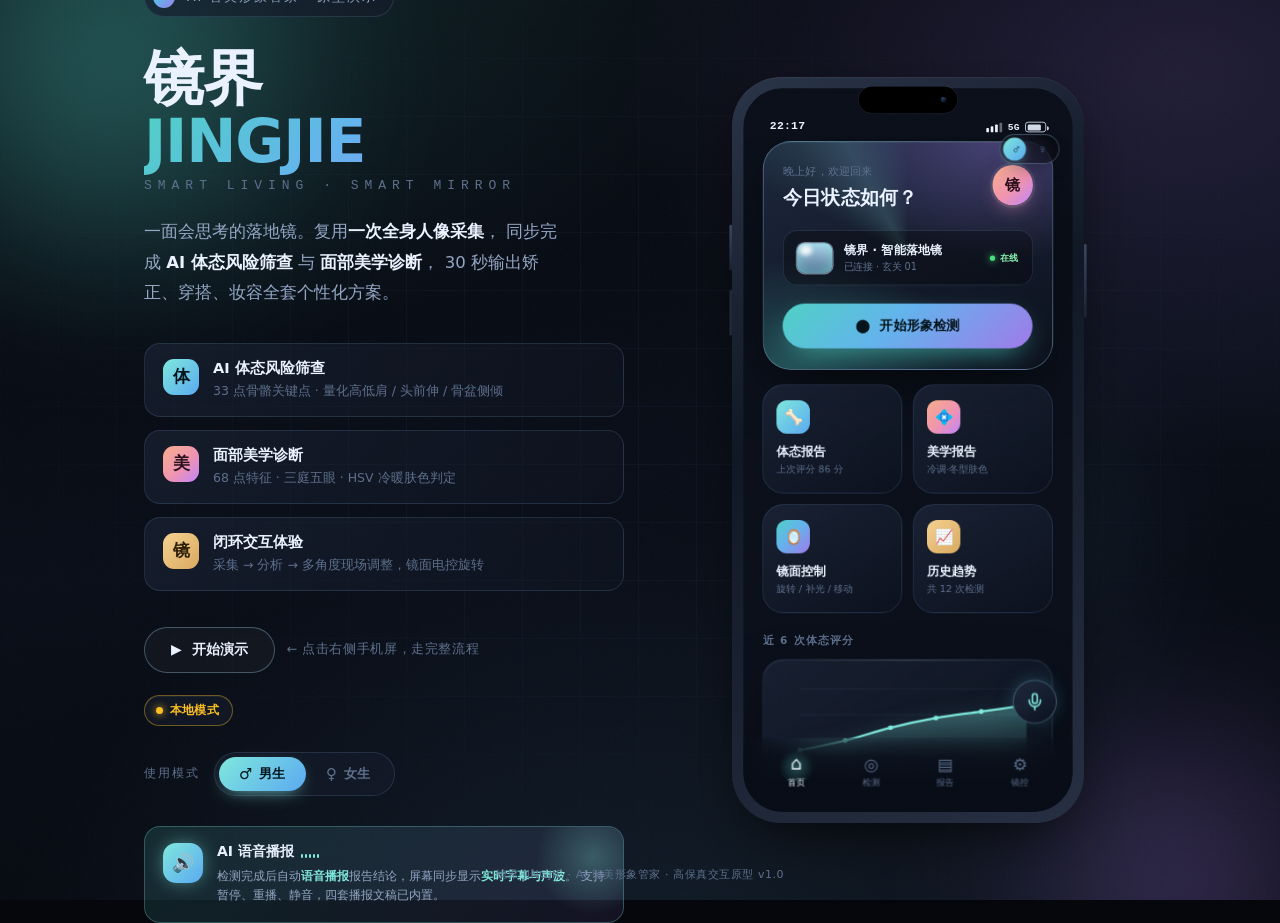
<file: index.html>
<!DOCTYPE html>
<html lang="zh-CN">
<head>
<meta charset="UTF-8">
<meta name="viewport" content="width=device-width, initial-scale=1.0">
<title>镜界 JINGJIE · AI 智美形象管家</title>
<link rel="stylesheet" href="style.css"></head>
<body>

<!-- ============ 舞台背景 ============ -->
<div class="stage-bg">
  <div class="orb a"></div>
  <div class="orb b"></div>
  <div class="orb c"></div>
</div>

<!-- 全局 SVG 渐变定义 -->
<svg width="0" height="0" style="position:absolute">
  <defs>
    <linearGradient id="ringGrad" x1="0%" y1="0%" x2="100%" y2="100%">
      <stop offset="0%" stop-color="var(--c-accent)"/>
      <stop offset="55%" stop-color="var(--c-accent-2)"/>
      <stop offset="100%" stop-color="var(--c-accent-3)"/>
    </linearGradient>
    <linearGradient id="ringGrad2" x1="0%" y1="0%" x2="100%" y2="100%">
      <stop offset="0%" stop-color="var(--c-accent)"/>
      <stop offset="60%" stop-color="var(--c-accent-2)"/>
      <stop offset="100%" stop-color="var(--c-accent-3)"/>
    </linearGradient>
  </defs>
</svg>

<div class="layout">

  <!-- ============ 左侧品牌区 ============ -->
  <div class="brand">
    <div class="brand-mark">
      <span class="dot"></span>
      AI 智美形象管家 · 原型演示
    </div>

    <h1>镜界<br><span class="grad">JINGJIE</span></h1>
    <div class="sub-en">Smart Living · Smart Mirror</div>

    <p class="tagline">
      一面会思考的落地镜。复用<b>一次全身人像采集</b>，
      同步完成 <b>AI 体态风险筛查</b> 与 <b>面部美学诊断</b>，
      30 秒输出矫正、穿搭、妆容全套个性化方案。
    </p>

    <div class="pillars">
      <div class="pillar">
        <div class="ic">体</div>
        <div>
          <div class="tt">AI 体态风险筛查</div>
          <div class="dd">33 点骨骼关键点 · 量化高低肩 / 头前伸 / 骨盆侧倾</div>
        </div>
      </div>
      <div class="pillar">
        <div class="ic">美</div>
        <div>
          <div class="tt">面部美学诊断</div>
          <div class="dd">68 点特征 · 三庭五眼 · HSV 冷暖肤色判定</div>
        </div>
      </div>
      <div class="pillar">
        <div class="ic">镜</div>
        <div>
          <div class="tt">闭环交互体验</div>
          <div class="dd">采集 → 分析 → 多角度现场调整，镜面电控旋转</div>
        </div>
      </div>
    </div>

    <div class="brand-cta">
      <button class="btn-ghost" onclick="J.go('capture')">▶&nbsp; 开始演示</button>
      <span class="hint-arrow">← 点击右侧手机屏，走完整流程</span>
    </div>

    <!-- 数据源指示：后端在线走 Python + SQLite，离线自动回落本地 -->
    <div class="ds-slot" id="dsSlot" aria-live="polite"></div>

    <!-- 性别切换：切换后整套配色与建议文案同步改变 -->
    <div class="gender-switch">
      <span class="gs-label">使用模式</span>
      <div class="gs-seg" role="radiogroup" aria-label="性别模式">
        <button class="gs-opt on" data-gender="male" role="radio" aria-checked="true"
                onclick="J.setGender('male')"><span class="gs-ic">♂</span>男生</button>
        <button class="gs-opt" data-gender="female" role="radio" aria-checked="false"
                onclick="J.setGender('female')"><span class="gs-ic">♀</span>女生</button>
        <span class="gs-thumb"></span>
      </div>
    </div>

    <div class="voice-feature" style="margin-top:30px;margin-bottom:0">
      <div class="vfi">🔊</div>
      <div>
        <div class="vft">AI 语音播报
          <span class="mini-wave"><i></i><i></i><i></i><i></i><i></i></span>
        </div>
        <div class="vfd">
          检测完成后自动<b>语音播报</b>报告结论，屏幕同步显示<b>实时字幕与声波</b>。
          支持暂停、重播、静音，四套播报文稿已内置。
        </div>
      </div>
    </div>
  </div>

  <!-- ============ 手机模拟器 ============ -->
  <div class="phone-wrap">
  <div class="phone">
    <div class="notch"></div>
    <div class="screen">

      <div class="statusbar">
        <span id="clock">21:06</span>
        <span class="icons">
          <span class="sig"><i></i><i></i><i></i><i></i></span>
          <span style="font-size:11px">5G</span>
          <span class="batt"></span>
        </span>
      </div>

      <!-- 屏内性别切换胶囊 -->
      <div class="gender-pill" id="genderPill">
        <button class="gp-opt on" data-gender="male" onclick="J.setGender('male')">♂</button>
        <button class="gp-opt" data-gender="female" onclick="J.setGender('female')">♀</button>
        <span class="gp-thumb"></span>
      </div>

      <div class="pages">

        <!-- ================= P1 首页 ================= -->
        <section class="page active" id="p-home">
          <div class="scroll">
            <div class="home-hero fade-up">
              <div class="hh-top">
                <div>
                  <div class="hh-greet">晚上好，欢迎回来</div>
                  <div class="hh-name">今日状态如何？</div>
                </div>
                <div class="avatar">镜</div>
              </div>
              <div class="hh-mirror">
                <div class="mirror-ic"></div>
                <div>
                  <div class="mt">镜界 · 智能落地镜</div>
                  <div class="md">已连接 · 玄关 01</div>
                </div>
                <div class="online"><span class="led"></span>在线</div>
              </div>
              <button class="btn btn-primary" onclick="J.go('capture')">
                ⬤&nbsp; 开始形象检测
              </button>
            </div>

            <div class="quick-grid fade-up d1">
              <button class="quick" onclick="J.go('report-pose')">
                <div class="qi">🦴</div>
                <div class="qt">体态报告</div>
                <div class="qd">上次评分 86 分</div>
              </button>
              <button class="quick" onclick="J.go('report-face')">
                <div class="qi">💠</div>
                <div class="qt">美学报告</div>
                <div class="qd">冷调·冬型肤色</div>
              </button>
              <button class="quick" onclick="J.go('mirror')">
                <div class="qi">🪞</div>
                <div class="qt">镜面控制</div>
                <div class="qd">旋转 / 补光 / 移动</div>
              </button>
              <button class="quick" onclick="J.toast('历史记录已同步至云端 ☁')">
                <div class="qi">📈</div>
                <div class="qt">历史趋势</div>
                <div class="qd"><span id="trendCount">共 12 次检测</span></div>
              </button>
            </div>

            <div class="sec-label">近 6 次体态评分<span class="trend-cap" id="trendCap"></span></div>
            <div class="card fade-up d2">
              <div class="trend" id="trendChart"></div>
            </div>

            <div class="sec-label">今日建议</div>
            <div class="card fade-up d3" onclick="J.go('report-pose')" style="cursor:pointer">
              <div class="card-title"><span class="bar"></span>体态矫正 · 重点关注</div>
              <div style="font-size:12.5px;line-height:1.75;color:var(--c-text-dim)">
                检测到轻度<b style="color:#fda4af"> 头前伸 </b>倾向，建议今日完成 2 组
                「收下巴」训练，每组 15 次，配合靠墙站立 3 分钟。
              </div>
              <div style="display:flex;gap:7px;margin-top:13px;flex-wrap:wrap">
                <span class="chip warn">头前伸 +4.2°</span>
                <span class="chip info">建议训练 8 分钟</span>
              </div>
            </div>
          </div>
          <nav class="tabbar">
            <button class="tab on"><span class="ti">⌂</span>首页</button>
            <button class="tab" onclick="J.go('capture')"><span class="ti">◎</span>检测</button>
            <button class="tab" onclick="J.go('report-pose')"><span class="ti">▤</span>报告</button>
            <button class="tab" onclick="J.go('mirror')"><span class="ti">⚙</span>镜控</button>
          </nav>
        </section>

        <!-- ================= P2 拍摄引导 ================= -->
        <section class="page" id="p-capture">
          <div class="cam-view">
            <div class="cam-topbar">
              <div class="back2" onclick="J.go('home')">‹</div>
              <div class="mode-switch">
                <button class="m on" id="modeFront" onclick="J.setMode('front')">正面</button>
                <button class="m" id="modeSide" onclick="J.setMode('side')">侧面</button>
              </div>
              <div style="width:36px"></div>
            </div>

            <div class="cam-tips">
              <div class="tip-pill"><span class="spin"></span><span id="tipText">请站入取景框，保持自然站立</span></div>
            </div>

            <div class="cam-stage">
              <!-- 真实摄像头画面 -->
              <video id="camVideo" class="cam-video" autoplay playsinline muted></video>
              <div class="cam-shade"></div>
              <!-- 实时人脸检测框 -->
              <div class="face-detect" id="faceDetect" style="display:none">
                <div class="fd-corner tl"></div><div class="fd-corner tr"></div>
                <div class="fd-corner bl"></div><div class="fd-corner br"></div>
                <div class="fd-label" id="fdLabel">已识别 · 肤色 82%</div>
              </div>

              <div class="frame" id="capFrame">
                <div class="corner tl"></div><div class="corner tr"></div>
                <div class="corner bl"></div><div class="corner br"></div>
                <div class="scanline"></div>
              </div>

              <!-- 无摄像头时的降级剪影 -->
              <div class="silhouette" id="capSilhouette">
                <svg viewBox="0 0 200 400" fill="none">
                  <defs>
                    <linearGradient id="humanG" x1="0" y1="0" x2="0" y2="1">
                      <stop offset="0%" stop-color="var(--c-accent)" stop-opacity=".55"/>
                      <stop offset="100%" stop-color="var(--c-accent-2)" stop-opacity=".18"/>
                    </linearGradient>
                  </defs>
                  <ellipse cx="100" cy="46" rx="26" ry="32" fill="url(#humanG)" stroke="var(--c-accent)" stroke-width="1.6"/>
                  <rect x="92" y="74" width="16" height="18" fill="url(#humanG)" stroke="var(--c-accent)" stroke-width="1.2"/>
                  <path d="M68 92 Q100 84 132 92 L136 200 Q100 208 64 200 Z" fill="url(#humanG)" stroke="var(--c-accent)" stroke-width="1.6"/>
                  <path d="M68 96 Q50 140 46 196" stroke="var(--c-accent)" stroke-width="13" stroke-linecap="round" opacity=".55"/>
                  <path d="M68 96 Q50 140 46 196" stroke="var(--c-accent)" stroke-width="1.4" fill="none"/>
                  <path d="M132 96 Q150 140 154 196" stroke="var(--c-accent)" stroke-width="13" stroke-linecap="round" opacity=".55"/>
                  <path d="M132 96 Q150 140 154 196" stroke="var(--c-accent)" stroke-width="1.4" fill="none"/>
                  <path d="M66 202 L134 202 L128 238 L72 238 Z" fill="url(#humanG)" stroke="var(--c-accent)" stroke-width="1.5"/>
                  <path d="M78 238 L74 320 L72 380" stroke="var(--c-accent)" stroke-width="15" stroke-linecap="round" opacity=".5"/>
                  <path d="M122 238 L126 320 L128 380" stroke="var(--c-accent)" stroke-width="15" stroke-linecap="round" opacity=".5"/>
                  <g fill="var(--c-accent)">
                    <circle cx="100" cy="18" r="2.6"/><circle cx="100" cy="46" r="2.6"/>
                    <circle cx="88" cy="40" r="2"/><circle cx="112" cy="40" r="2"/>
                    <circle cx="100" cy="86" r="2.6"/>
                    <circle cx="66" cy="94" r="2.6"/><circle cx="134" cy="94" r="2.6"/>
                    <circle cx="46" cy="198" r="2.2"/><circle cx="154" cy="198" r="2.2"/>
                    <circle cx="72" cy="204" r="2.6"/><circle cx="128" cy="204" r="2.6"/>
                    <circle cx="66" cy="238" r="2.6"/><circle cx="134" cy="238" r="2.6"/>
                    <circle cx="72" cy="380" r="2.2"/><circle cx="128" cy="380" r="2.2"/>
                  </g>
                </svg>
              </div>

              <!-- 摄像头状态提示 -->
              <div class="cam-status" id="camStatus">
                <span class="cs-ic">📷</span>
                <span class="cs-tx" id="camStatusTx">正在启动摄像头…</span>
                <button class="cs-btn" id="camRetry" onclick="CamUI.retry()" style="display:none">重试</button>
              </div>

              <!-- 待点击开启（首次授权需用户手势） -->
              <button class="cam-start" id="camStart" onclick="CamUI.enable()" style="display:none">
                <span class="csx-ic">📷</span>
                <span class="csx-t">点击开启摄像头</span>
                <span class="csx-d">用于体态与肤色实时分析 · 画面仅在本机处理</span>
              </button>

              <!-- 实时环境指标 -->
              <div class="live-metrics" id="liveMetrics" style="display:none">
                <div class="lm"><b id="lmBright">--</b><span>亮度</span></div>
                <div class="lm"><b id="lmSharp">--</b><span>清晰</span></div>
                <div class="lm"><b id="lmFace">--</b><span>人脸</span></div>
              </div>
            </div>

            <div class="cam-bottom">
              <div class="metrics-row">
                <div class="metric-pill"><div class="mv" id="mKp">33</div><div class="mk">关键点</div></div>
                <div class="metric-pill"><div class="mv" id="mLight">92%</div><div class="mk">补光强度</div></div>
                <div class="metric-pill"><div class="mv" id="mDist">2.4m</div><div class="mk">拍摄距离</div></div>
              </div>
              <div class="shutter-row">
                <div class="shutter-side" title="切换补光" onclick="CamUI.toggleLight()">💡</div>
                <div class="shutter" onclick="CamUI.capture()" title="拍照分析"></div>
                <div class="shutter-side" title="选择摄像头 / USB 设备" onclick="CamUI.toggleCamPanel()">🔄</div>
              </div>
            </div>

            <!-- 摄像头 / USB 设备选择面板 -->
            <div class="cam-panel" id="camPanel">
              <div class="cp-head">
                <span>选择摄像头</span>
                <button class="cp-close" onclick="CamUI.closeCamPanel()" aria-label="关闭">✕</button>
              </div>
              <div class="cp-list" id="camPanelList"></div>
            </div>
          </div>
        </section>

        <!-- ================= P3 分析等待 ================= -->
        <section class="page" id="p-analyze">
          <div class="analyze-wrap">
            <div class="ring-wrap">
              <div class="orbit">
                <i></i><i></i><i></i>
              </div>
              <div class="orbit rev">
                <i></i><i></i>
              </div>
              <svg viewBox="0 0 216 216">
                <circle class="ring-bg" cx="108" cy="108" r="95"/>
                <circle class="ring-fg" id="ringFg" cx="108" cy="108" r="95"/>
              </svg>
              <div class="ring-core">
                <div class="ring-pct"><span id="pctNum">0</span><span>%</span></div>
                <div class="ring-lb">Analyzing</div>
              </div>
            </div>

            <div class="steps-list" id="stepsList">
              <div class="step-row" data-i="0">
                <div class="si">1</div>
                <div><div class="stx">人像采集与预处理</div><div class="sdd">环形补光 · 背景分离</div></div>
                <div class="spct">等待</div>
              </div>
              <div class="step-row" data-i="1">
                <div class="si">2</div>
                <div><div class="stx">MediaPipe 骨骼关键点提取</div><div class="sdd">33 点姿态识别</div></div>
                <div class="spct">等待</div>
              </div>
              <div class="step-row" data-i="2">
                <div class="si">3</div>
                <div><div class="stx">体态偏差量化计算</div><div class="sdd">肩/骨盆/脊柱角度</div></div>
                <div class="spct">等待</div>
              </div>
              <div class="step-row" data-i="3">
                <div class="si">4</div>
                <div><div class="stx">面部特征与肤色分析</div><div class="sdd">68 点 · HSV 色彩空间</div></div>
                <div class="spct">等待</div>
              </div>
              <div class="step-row" data-i="4">
                <div class="si">5</div>
                <div><div class="stx">大模型生成个性化方案</div><div class="sdd">矫正 · 穿搭 · 妆容</div></div>
                <div class="spct">等待</div>
              </div>
            </div>
          </div>
        </section>

        <!-- ================= P4 体态报告 ================= -->
        <section class="page" id="p-report-pose">
          <div class="ph-head">
            <div class="back" onclick="J.go('home')">‹</div>
            <div><div class="tt">体态健康报告</div><div class="st">检测时间 2026-10-16 21:06 · 置信度 96%</div></div>
          </div>
          <div class="scroll">
            <div class="report-hero fade-up">
              <div class="score-row">
                <div class="score-ring">
                  <svg viewBox="0 0 108 108">
                    <circle class="bg2" cx="54" cy="54" r="46"/>
                    <circle class="fg2" id="scoreFg" cx="54" cy="54" r="46"/>
                  </svg>
                  <div class="score-num"><b id="scoreNum">0</b><i>体态评分</i></div>
                </div>
                <div class="score-info">
                  <h3>整体体态良好</h3>
                  <p>存在 <b style="color:#fcd34d">2 项轻度</b> 偏移，建议针对性训练改善。</p>
                  <div class="score-tags">
                    <span class="chip ok">骨盆正常</span>
                    <span class="chip warn">肩线轻度</span>
                    <span class="chip bad">头前伸</span>
                  </div>
                </div>
              </div>
            </div>

            <div class="sec-label">关键点骨架可视化</div>
            <div class="pose-box fade-up d1">
              <div class="grid-bg"></div>
              <svg class="pose-svg" viewBox="0 0 200 296">
                <!-- 骨架 -->
                <path class="bone" d="M100 20 L100 52" />
                <path class="bone" d="M100 52 L100 88" />
                <path class="bone" d="M100 88 L74 96 L62 140 L52 186" />
                <path class="bone" d="M100 88 L126 96 L138 140 L148 186" />
                <path class="bone" d="M100 88 L76 176 L74 210" />
                <path class="bone" d="M100 88 L124 176 L126 210" />
                <path class="bone" d="M74 210 L134 210" />
                <path class="bone" d="M74 210 L82 252 L80 292" />
                <path class="bone" d="M134 210 L126 252 L128 292" />
                <path class="bone" d="M74 68 L126 68" />
                <!-- 肩线基准 -->
                <line class="guide" x1="70" y1="96" x2="130" y2="96" stroke="rgba(126,232,221,.5)" stroke-width="1" stroke-dasharray="4 3"/>
                <!-- 骨盆基准 -->
                <line class="guide" x1="70" y1="210" x2="130" y2="210" stroke="rgba(126,232,221,.5)" stroke-width="1" stroke-dasharray="4 3"/>
                <!-- 偏差标注：头前伸 -->
                <path class="devi" d="M100 20 L114 20"/>
                <text class="devlbl" x="116" y="23">头前伸 +4.2°</text>
                <!-- 偏差标注：肩倾斜 -->
                <path class="devi" d="M74 96 L74 106"/>
                <path class="devi" d="M126 106 L126 96"/>
                <path class="devi" d="M74 104 L126 104"/>
                <text class="devlbl" x="130" y="107">肩倾 2.1°</text>
                <!-- 关节 -->
                <g>
                  <circle class="jn" cx="100" cy="20" r="3"/>
                  <circle class="jn ab" cx="100" cy="52" r="3"/>
                  <circle class="jn" cx="74" cy="96" r="3.4"/>
                  <circle class="jn ab" cx="126" cy="96" r="3.4"/>
                  <circle class="jn" cx="62" cy="140" r="2.8"/>
                  <circle class="jn" cx="138" cy="140" r="2.8"/>
                  <circle class="jn" cx="52" cy="186" r="2.8"/>
                  <circle class="jn" cx="148" cy="186" r="2.8"/>
                  <circle class="jn" cx="100" cy="88" r="3.4"/>
                  <circle class="jn" cx="76" cy="176" r="2.8"/>
                  <circle class="jn" cx="124" cy="176" r="2.8"/>
                  <circle class="jn" cx="74" cy="210" r="3.4"/>
                  <circle class="jn" cx="134" cy="210" r="3.4"/>
                  <circle class="jn" cx="82" cy="252" r="2.8"/>
                  <circle class="jn" cx="126" cy="252" r="2.8"/>
                  <circle class="jn" cx="80" cy="292" r="2.8"/>
                  <circle class="jn" cx="128" cy="292" r="2.8"/>
                </g>
              </svg>
            </div>

            <div class="sec-label">体态偏差明细</div>
            <div class="deviation-list fade-up d2">
              <div class="dev-item bad">
                <div class="di">🎯</div>
                <div><div class="dn">头前伸</div><div class="ds">耳垂偏离肩峰垂直参考线</div></div>
                <div class="dv"><div class="dvv">+4.2°</div><div class="dvl">中度偏移</div></div>
              </div>
              <div class="dev-item warn">
                <div class="di">⚖</div>
                <div><div class="dn">高低肩</div><div class="ds">双肩连线与水平线夹角</div></div>
                <div class="dv"><div class="dvv">2.1°</div><div class="dvl">轻度偏移</div></div>
              </div>
              <div class="dev-item ok">
                <div class="di">✓</div>
                <div><div class="dn">骨盆倾斜</div><div class="ds">髂前上棘水平偏差</div></div>
                <div class="dv"><div class="dvv">0.8°</div><div class="dvl">正常范围</div></div>
              </div>
              <div class="dev-item ok">
                <div class="di">✓</div>
                <div><div class="dn">脊柱侧弯</div><div class="ds">脊柱中轴偏离程度</div></div>
                <div class="dv"><div class="dvv">1.1°</div><div class="dvl">正常范围</div></div>
              </div>
            </div>

            <div class="sec-label">AI 矫正建议</div>
            <div class="card fade-up d3">
              <div class="card-title"><span class="bar"></span>线上方案 · 每日 8 分钟</div>
              <div style="font-size:12.5px;line-height:1.8;color:var(--c-text-dim)">
                优先改善<b style="color:#fda4af">头前伸</b>：每日 2 组「收下巴」（每组 15 次），
                配合靠墙站立 3 分钟重建颈深屈肌记忆。
                肩线偏移属轻度，可通过<b style="color:#fcd34d">胸椎伸展</b>与单侧拉背纠正。
              </div>
              <div style="display:flex;gap:7px;margin-top:14px;flex-wrap:wrap">
                <span class="chip info">收下巴训练</span>
                <span class="chip info">靠墙站立</span>
                <span class="chip warn">胸椎伸展</span>
              </div>
            </div>

            <div style="display:flex;gap:11px;margin-top:16px">
              <button class="btn btn-soft" onclick="J.go('report-face')" style="flex:1">查看美学报告</button>
              <button class="btn btn-primary" onclick="J.toast('方案已加入每日训练计划 ✓')" style="flex:1.3">加入训练计划</button>
            </div>
          </div>
        </section>

        <!-- ================= P5 美学报告 ================= -->
        <section class="page" id="p-report-face">
          <div class="ph-head">
            <div class="back" onclick="J.go('report-pose')">‹</div>
            <div><div class="tt">面部美学报告</div><div class="st">真实采集 · YCbCr 肤色分析</div></div>
            <div class="conf-badge" style="margin-left:auto"><span class="dot"></span><span id="confVal">--</span></div>
          </div>
          <div class="scroll">
            <div class="face-box fade-up">
              <div class="grid-bg" style="position:absolute;inset:0"></div>
              <svg class="face-svg" viewBox="0 0 180 262">
                <!-- 面部轮廓 -->
                <path class="outline" d="M90 16 C60 16 44 40 44 74 C44 108 54 132 68 152 C76 164 84 174 90 180 C96 174 104 164 112 152 C126 132 136 108 136 74 C136 40 120 16 90 16 Z"/>
                <!-- 三庭参考线 -->
                <line class="guide" x1="34" y1="62" x2="146" y2="62"/>
                <line class="guide" x1="34" y1="118" x2="146" y2="118"/>
                <line class="guide" x1="34" y1="164" x2="146" y2="164"/>
                <text class="glbl" x="4" y="60">发际</text>
                <text class="glbl" x="4" y="116">眉</text>
                <text class="glbl" x="4" y="162">鼻底</text>
                <text class="glbl" x="4" y="186">颏</text>
                <!-- 五眼竖线 -->
                <line class="guide" x1="44" y1="86" x2="44" y2="140"/>
                <line class="guide" x1="62" y1="86" x2="62" y2="140"/>
                <line class="guide" x1="90" y1="86" x2="90" y2="140"/>
                <line class="guide" x1="118" y1="86" x2="118" y2="140"/>
                <line class="guide" x1="136" y1="86" x2="136" y2="140"/>
                <!-- 特征点 -->
                <g>
                  <circle class="fp" cx="62" cy="92" r="2.4"/><circle class="fp" cx="78" cy="80" r="2.4"/><circle class="fp" cx="102" cy="80" r="2.4"/><circle class="fp" cx="118" cy="92" r="2.4"/>
                  <circle class="fp" cx="70" cy="92" r="1.8"/><circle class="fp" cx="110" cy="92" r="1.8"/>
                  <circle class="fp" cx="62" cy="106" r="1.6"/><circle class="fp" cx="118" cy="106" r="1.6"/>
                  <circle class="fp" cx="90" cy="88" r="2"/><circle class="fp" cx="90" cy="106" r="2.2"/>
                  <circle class="fp" cx="72" cy="118" r="1.6"/><circle class="fp" cx="108" cy="118" r="1.6"/>
                  <circle class="fp" cx="78" cy="132" r="1.8"/><circle class="fp" cx="102" cy="132" r="1.8"/>
                  <circle class="fp" cx="90" cy="138" r="1.8"/>
                  <circle class="fp" cx="60" cy="120" r="1.5"/><circle class="fp" cx="120" cy="120" r="1.5"/>
                  <circle class="fp" cx="44" cy="96" r="1.5"/><circle class="fp" cx="136" cy="96" r="1.5"/>
                  <circle class="fp" cx="56" cy="146" r="1.5"/><circle class="fp" cx="124" cy="146" r="1.5"/>
                  <circle class="fp" cx="90" cy="152" r="1.6"/>
                  <circle class="fp" cx="70" cy="60" r="1.5"/><circle class="fp" cx="110" cy="60" r="1.5"/>
                </g>
                <!-- 脸型标注 -->
                <text class="glbl" x="140" y="24" fill="#d8b4fe" id="faceShapeLbl">脸型 · 待检测</text>
              </svg>
            </div>

            <div class="sec-label">肤色诊断 · 冷暖判定</div>
            <div class="card fade-up d1">
              <div style="display:flex;align-items:center;gap:14px">
                <div style="flex:1">
                  <div style="font-size:16px;font-weight:750;margin-bottom:5px" id="diagTitle">等待采集</div>
                  <div style="font-size:11.5px;color:var(--c-text-mute);line-height:1.65" id="diagDesc">
                    尚未采集到有效肤色，请返回拍摄页打开摄像头后重新采集。
                  </div>
                </div>
                <div id="diagSwatch" style="width:78px;height:78px;border-radius:50%;flex:none;
                  background:radial-gradient(circle at 36% 32%, #f3e9e2, #d9c9c0 60%, #b9a79e);
                  box-shadow:0 0 0 3px rgba(255,255,255,.1), 0 10px 26px -8px rgba(0,0,0,.6)"></div>
              </div>
              <!-- 三项实测指标 -->
              <div class="diag-stats">
                <div class="ds-item"><b id="diagCoolWarm">--</b><span>冷暖指数</span></div>
                <div class="ds-item"><b id="diagLight">--</b><span>明度 L</span></div>
                <div class="ds-item"><b id="diagSat">--</b><span>饱和度 S</span></div>
                <div class="ds-item"><b id="diagHue">--</b><span>色相 H</span></div>
              </div>
              <div class="color-bar">
                <div style="background:#f7ede4;color:#8a7568">最浅</div>
                <div style="background:#eddfd4;color:#8a7568">浅</div>
                <div style="background:#d9c6b8;color:#5c4a3e">中性</div>
                <div style="background:#b89f8d;color:#fff">偏深</div>
                <div style="background:#8c7565;color:#fff">深</div>
                <div class="diag-mark" id="diagMark" style="display:none"></div>
              </div>
            </div>

            <div class="sec-label">适配色卡 · 建议主色</div>
            <div class="tone-swatches fade-up d2" id="toneSwatches">
              <div class="swatch" style="background:linear-gradient(160deg,#93a7c9,#6b83ab)"><span>待采集</span></div>
              <div class="swatch" style="background:linear-gradient(160deg,#b8a8d9,#8f7cbd)"><span>—</span></div>
              <div class="swatch" style="background:linear-gradient(160deg,#e8e4ef,#c9c2d8)"><span>—</span></div>
              <div class="swatch" style="background:linear-gradient(160deg,#8fb8c9,#5f93a8)"><span>—</span></div>
            </div>

            <div class="sec-label">气质维度 · 面部特征量化</div>
            <div class="card fade-up d2">
              <div class="radar" id="radarChart"></div>
            </div>

            <div class="sec-label" id="beautySecLabel">穿搭 / 妆容方案</div>
            <div class="outfit-cards fade-up d3">
              <div class="outfit">
                <div class="oi">👔</div>
                <div class="ot">穿搭</div>
                <div class="od" id="outfitDesc">完成采集后，将依据真实肤色生成配色方案。</div>
              </div>
              <div class="outfit">
                <div class="oi" id="makeupIcon">💄</div>
                <div class="ot" id="makeupTitle">妆容</div>
                <div class="od" id="makeupDesc">完成采集后生成妆容色号建议。</div>
              </div>
            </div>

            <div class="card fade-up d3" style="margin-top:14px">
              <div class="card-title"><span class="bar"></span><span id="hairCardTitle">发型与配饰建议</span></div>
              <div class="makeup-row" id="makeupRow">
                <span class="chip info">等待采集</span>
              </div>
            </div>

            <div style="display:flex;gap:11px;margin-top:16px">
              <button class="btn btn-soft" onclick="J.go('report-pose')" style="flex:1">返回体态报告</button>
              <button class="btn btn-primary" onclick="J.go('health')" style="flex:1.3">查看健康方案 →</button>
            </div>
          </div>
        </section>

        <!-- ================= P5.5 健康方案（饮食/运动/作息） ================= -->
        <section class="page" id="p-health">
          <div class="ph-head">
            <div class="back" onclick="J.go('report-face')">‹</div>
            <div><div class="tt">健康调理方案</div><div class="st">饮食 · 运动 · 作息三维处方</div></div>
          </div>
          <div class="scroll">
            <!-- 健康总分 -->
            <div class="health-hero fade-up">
              <div class="health-ring">
                <svg viewBox="0 0 88 88">
                  <defs>
                    <linearGradient id="hg" x1="0" y1="0" x2="1" y2="1">
                      <stop offset="0%" stop-color="var(--c-accent)"/>
                      <stop offset="100%" stop-color="var(--c-accent-3)"/>
                    </linearGradient>
                  </defs>
                  <circle class="hr-bg" cx="44" cy="44" r="38"/>
                  <circle class="hr-fg" id="healthRing" cx="44" cy="44" r="38"
                          stroke-dasharray="238.8" stroke-dashoffset="238.8"/>
                </svg>
                <div class="hr-num"><span id="healthScore">--</span><small>分</small></div>
              </div>
              <div class="health-tx">
                <div class="ht-t">综合健康指数</div>
                <div class="ht-d">综合肤色饱和度、体态偏移与采集环境加权得出。每完成一次采集自动更新。</div>
              </div>
            </div>

            <div class="sec-label">环境与采集诊断</div>
            <div class="adv-list fade-up d1" id="envList">
              <div class="adv-empty">完成采集后生成</div>
            </div>

            <div class="sec-label">调理处方</div>
            <div class="fade-up d2">
              <div class="habit-tabs">
                <div class="ht on" onclick="CamUI.tabHabit('diet',this)">🥗 饮食</div>
                <div class="ht" onclick="CamUI.tabHabit('move',this)">🏃 运动</div>
                <div class="ht" onclick="CamUI.tabHabit('life',this)">🌙 作息</div>
              </div>
              <div class="habit-pane on" id="pane-diet"><div class="adv-list" id="dietList"><div class="adv-empty">完成采集后生成</div></div></div>
              <div class="habit-pane" id="pane-move"><div class="adv-list" id="moveList"><div class="adv-empty">完成采集后生成</div></div></div>
              <div class="habit-pane" id="pane-life"><div class="adv-list" id="lifeList"><div class="adv-empty">完成采集后生成</div></div></div>
            </div>

            <div style="display:flex;gap:11px;margin-top:16px">
              <button class="btn btn-soft" onclick="J.go('report-face')" style="flex:1">返回美学报告</button>
              <button class="btn btn-primary" onclick="J.go('mirror')" style="flex:1.3">现场试穿调整 →</button>
            </div>
          </div>
        </section>

        <!-- ================= P6 镜面控制 ================= -->
        <section class="page" id="p-mirror">
          <div class="ph-head">
            <div class="back" onclick="J.go('home')">‹</div>
            <div><div class="tt">镜面控制</div><div class="st">电控旋转底座 · 已连接</div></div>
          </div>
          <div class="scroll">
            <div class="mirror-stage fade-up">
              <div class="mirror-3d">
                <div class="mirror-panel" id="mirrorPanel">
                  <div class="mirror-glass" id="mirrorGlass" style="transform:rotateY(40deg)"></div>
                  <div class="mirror-base"></div>
                </div>
              </div>
              <div class="mirror-deg-lb">当前镜面朝向</div>
              <div class="mirror-deg"><span id="degNum">+40</span><small>°</small></div>
            </div>

            <div class="sec-label">快速角度</div>
            <div class="angle-grid">
              <button class="angle-btn" onclick="J.setAngle(-60, this)">
                <div class="abd">↺</div><div class="abl">左侧面</div><div class="abv">-60°</div>
              </button>
              <button class="angle-btn" onclick="J.setAngle(0, this)">
                <div class="abd">⊙</div><div class="abl">正面</div><div class="abv">0°</div>
              </button>
              <button class="angle-btn on" onclick="J.setAngle(40, this)">
                <div class="abd">◐</div><div class="abl">斜前</div><div class="abv">+40°</div>
              </button>
              <button class="angle-btn" onclick="J.setAngle(90, this)">
                <div class="abd">↻</div><div class="abl">右侧面</div><div class="abv">+90°</div>
              </button>
              <button class="angle-btn" onclick="J.setAngle(180, this)">
                <div class="abd">⟲</div><div class="abl">背面</div><div class="abv">180°</div>
              </button>
              <button class="angle-btn" onclick="J.toast('已切换至连续旋转模式 ⟳')">
                <div class="abd">≋</div><div class="abl">连续转</div><div class="abv">扫视</div>
              </button>
            </div>

            <div class="sec-label">灯光与设备</div>
            <div class="toggle-row">
              <span class="tg-i">💡</span>
              <div><div class="tg-t">环形补光灯</div><div class="tg-d">消除面部阴影，提升识别精度</div></div>
              <div class="switch on" onclick="J.toggleSwitch(this,'环形补光灯')"></div>
            </div>
            <div class="toggle-row">
              <span class="tg-i">📷</span>
              <div><div class="tg-t">高清摄像头</div><div class="tg-d">1080P · 自动白平衡</div></div>
              <div class="switch on" onclick="J.toggleSwitch(this,'高清摄像头')"></div>
            </div>
            <div class="toggle-row">
              <span class="tg-i">🔒</span>
              <div><div class="tg-t">拍摄锁定底座</div><div class="tg-d">拍摄时暂停移动，消除震动干扰</div></div>
              <div class="switch on" onclick="J.toggleSwitch(this,'底座锁定')"></div>
            </div>

            <div class="sec-label">补光调节</div>
            <div class="card">
              <div class="slider-row">
                <div class="slider-top"><span>亮度</span><span class="sv" id="vBright">92%</span></div>
                <div class="slider-track" onclick="J.slide(event,'bright',this)">
                  <div class="slider-fill" style="width:92%"></div>
                </div>
              </div>
              <div class="slider-row warm-track">
                <div class="slider-top"><span>色温</span><span class="sv" id="vWarm">冷白 5600K</span></div>
                <div class="slider-track" onclick="J.slide(event,'warm',this)">
                  <div class="slider-fill" style="width:62%"></div>
                </div>
              </div>
            </div>

            <div class="sec-label">移动底座</div>
            <div style="display:flex;gap:11px">
              <button class="btn btn-soft" onclick="J.toast('镜体向玄关方向移动中…')" style="flex:1">← 移动</button>
              <button class="btn btn-soft" onclick="J.toast('已停止移动 ■')" style="flex:1">停止</button>
              <button class="btn btn-soft" onclick="J.toast('镜体向卧室方向移动中…')" style="flex:1">移动 →</button>
            </div>
            <div style="margin-top:14px">
              <button class="btn btn-primary" onclick="J.go('capture')">重新检测 →</button>
            </div>
          </div>
          <nav class="tabbar">
            <button class="tab" onclick="J.go('home')"><span class="ti">⌂</span>首页</button>
            <button class="tab" onclick="J.go('capture')"><span class="ti">◎</span>检测</button>
            <button class="tab" onclick="J.go('report-pose')"><span class="ti">▤</span>报告</button>
            <button class="tab on"><span class="ti">⚙</span>镜控</button>
          </nav>
        </section>

      </div><!-- /pages -->

      <div class="toast" id="toast"><span class="ti2">✓</span><span id="toastTxt"></span></div>

      <!-- ============ AI 语音助手 FAB ============ -->
      <button class="voice-fab" id="voiceFab" onclick="VoiceUI.togglePanel()" title="AI 语音助手">
        <span class="ring"></span><span class="ring"></span>
        <svg viewBox="0 0 24 24" fill="none" stroke="var(--c-accent)" stroke-width="2"
             stroke-linecap="round" stroke-linejoin="round">
          <path d="M12 2a3 3 0 0 0-3 3v6a3 3 0 0 0 6 0V5a3 3 0 0 0-3-3z"/>
          <path d="M19 10v1a7 7 0 0 1-14 0v-1"/>
          <line x1="12" y1="19" x2="12" y2="22"/>
        </svg>
      </button>

      <!-- ============ AI 语音助手浮层 ============ -->
      <div class="voice-panel" id="voicePanel">
        <div class="vp-head">
          <div class="vp-orb"><i>◈</i></div>
          <div class="vp-meta">
            <div class="vp-name">
              镜界语音助手
              <span class="live" id="vpLive" style="display:none"><b></b>播报中</span>
            </div>
            <div class="vp-sub" id="vpSub">在线 · 随时为您播报检测结论</div>
          </div>
          <button class="vp-btn icon" onclick="VoiceUI.closePanel()" title="收起">✕</button>
        </div>

        <div class="wave" id="vWave">
          <span></span><span></span><span></span><span></span><span></span><span></span>
          <span></span><span></span><span></span><span></span><span></span><span></span>
          <span></span><span></span><span></span><span></span><span></span><span></span>
        </div>

        <div class="vp-caption placeholder" id="vpCaption">
          点击下方按钮，或开始一次检测，我将为您播报体态与美学报告结论。
        </div>

        <div class="vp-ctrl">
          <button class="vp-btn primary" id="vpPlay" onclick="VoiceUI.replay()">
            <span>▶</span><span id="vpPlayTxt">播报报告</span>
          </button>
          <button class="vp-btn icon" id="vpStop" onclick="VoiceUI.stop()" title="停止">■</button>
          <button class="vp-btn icon" id="vpMute" onclick="VoiceUI.toggleMute()" title="静音">🔊</button>
          <div class="vp-spacer"></div>
          <span class="vp-rate" id="vpRate">语速 1.0×</span>
        </div>
      </div>

    </div><!-- /screen -->
  </div><!-- /phone -->
  </div><!-- /phone-wrap -->

</div><!-- /layout -->

<div class="foot-note">镜界 JINGJIE · AI 智美形象管家 · 高保真交互原型 v1.0</div>

<script src="api.js"></script>
<script src="variance.js"></script>
<script src="camera.js"></script>
<script src="advisor.js"></script>
<script src="voice.js"></script>
<script src="voice-ui.js"></script>
<script src="cam-ui.js"></script>
<script src="fx.js"></script>
<script src="app.js"></script>
</body>
</html>
</file>
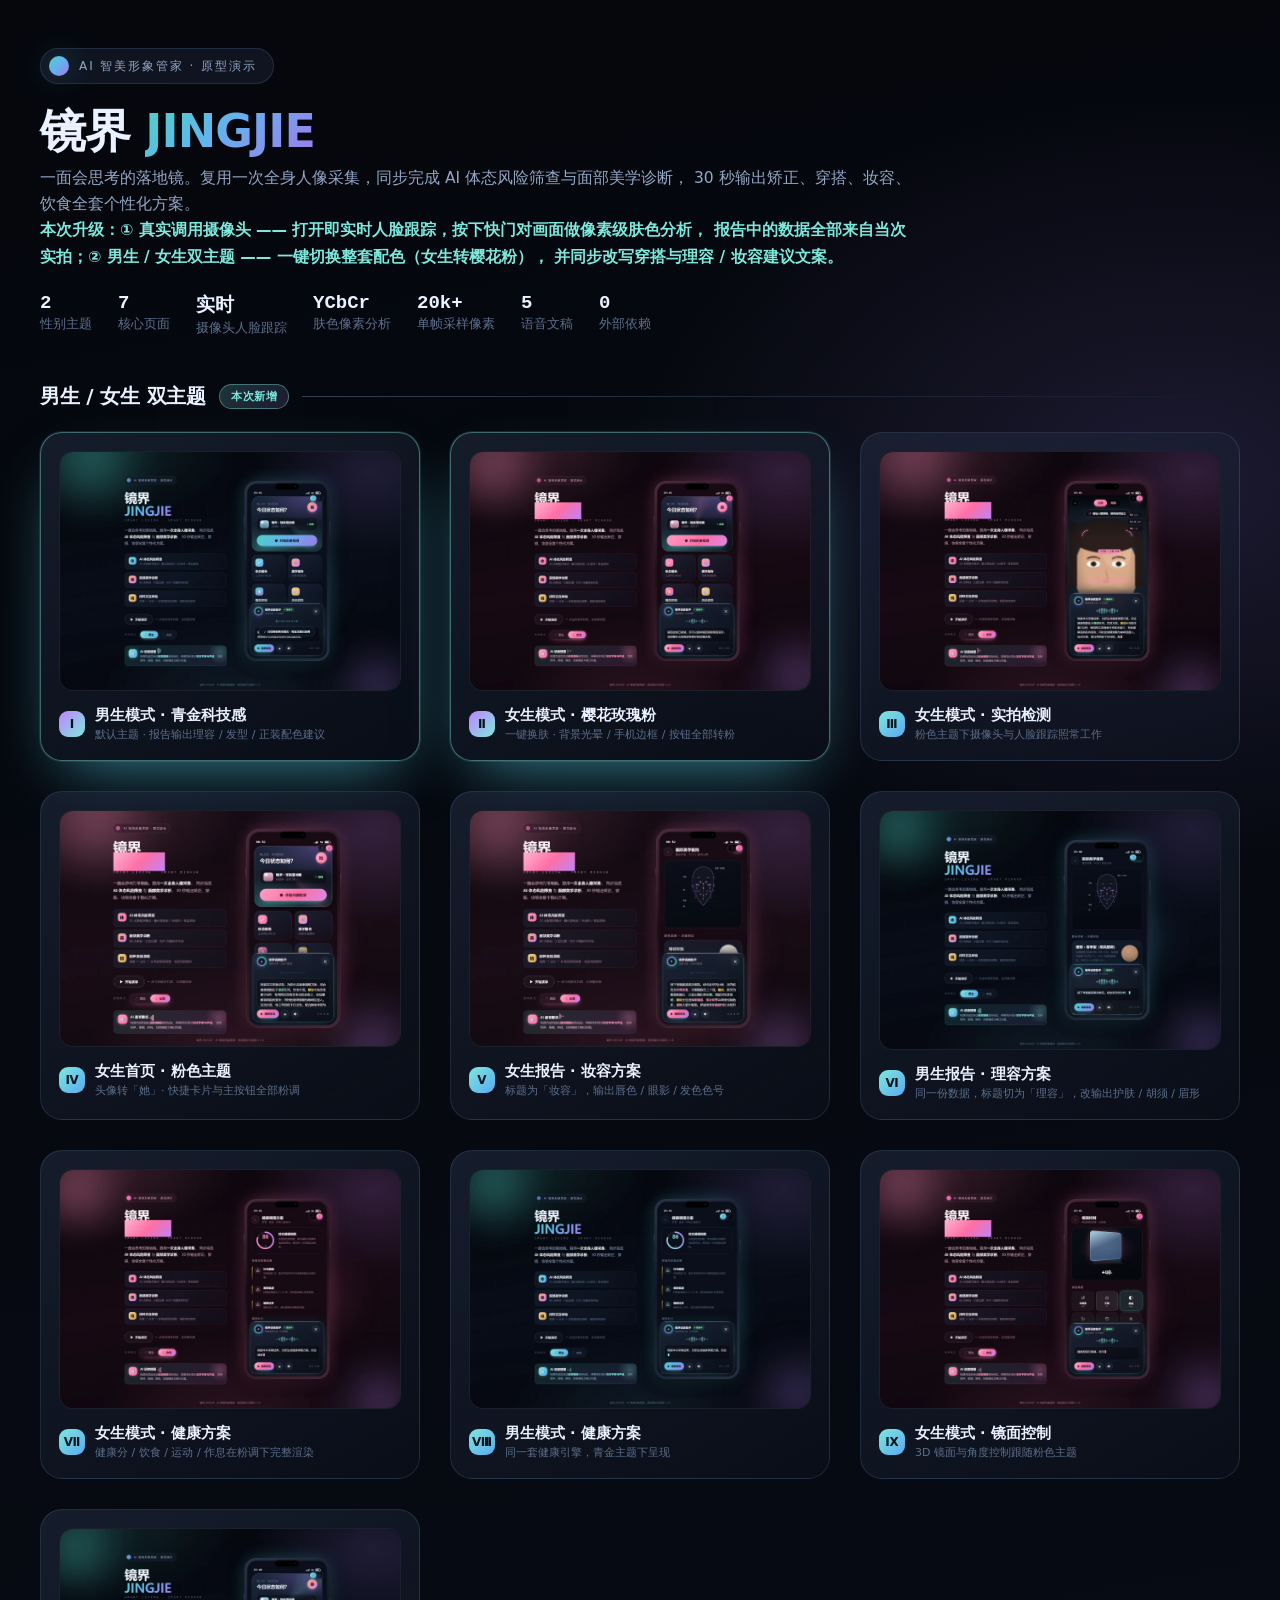
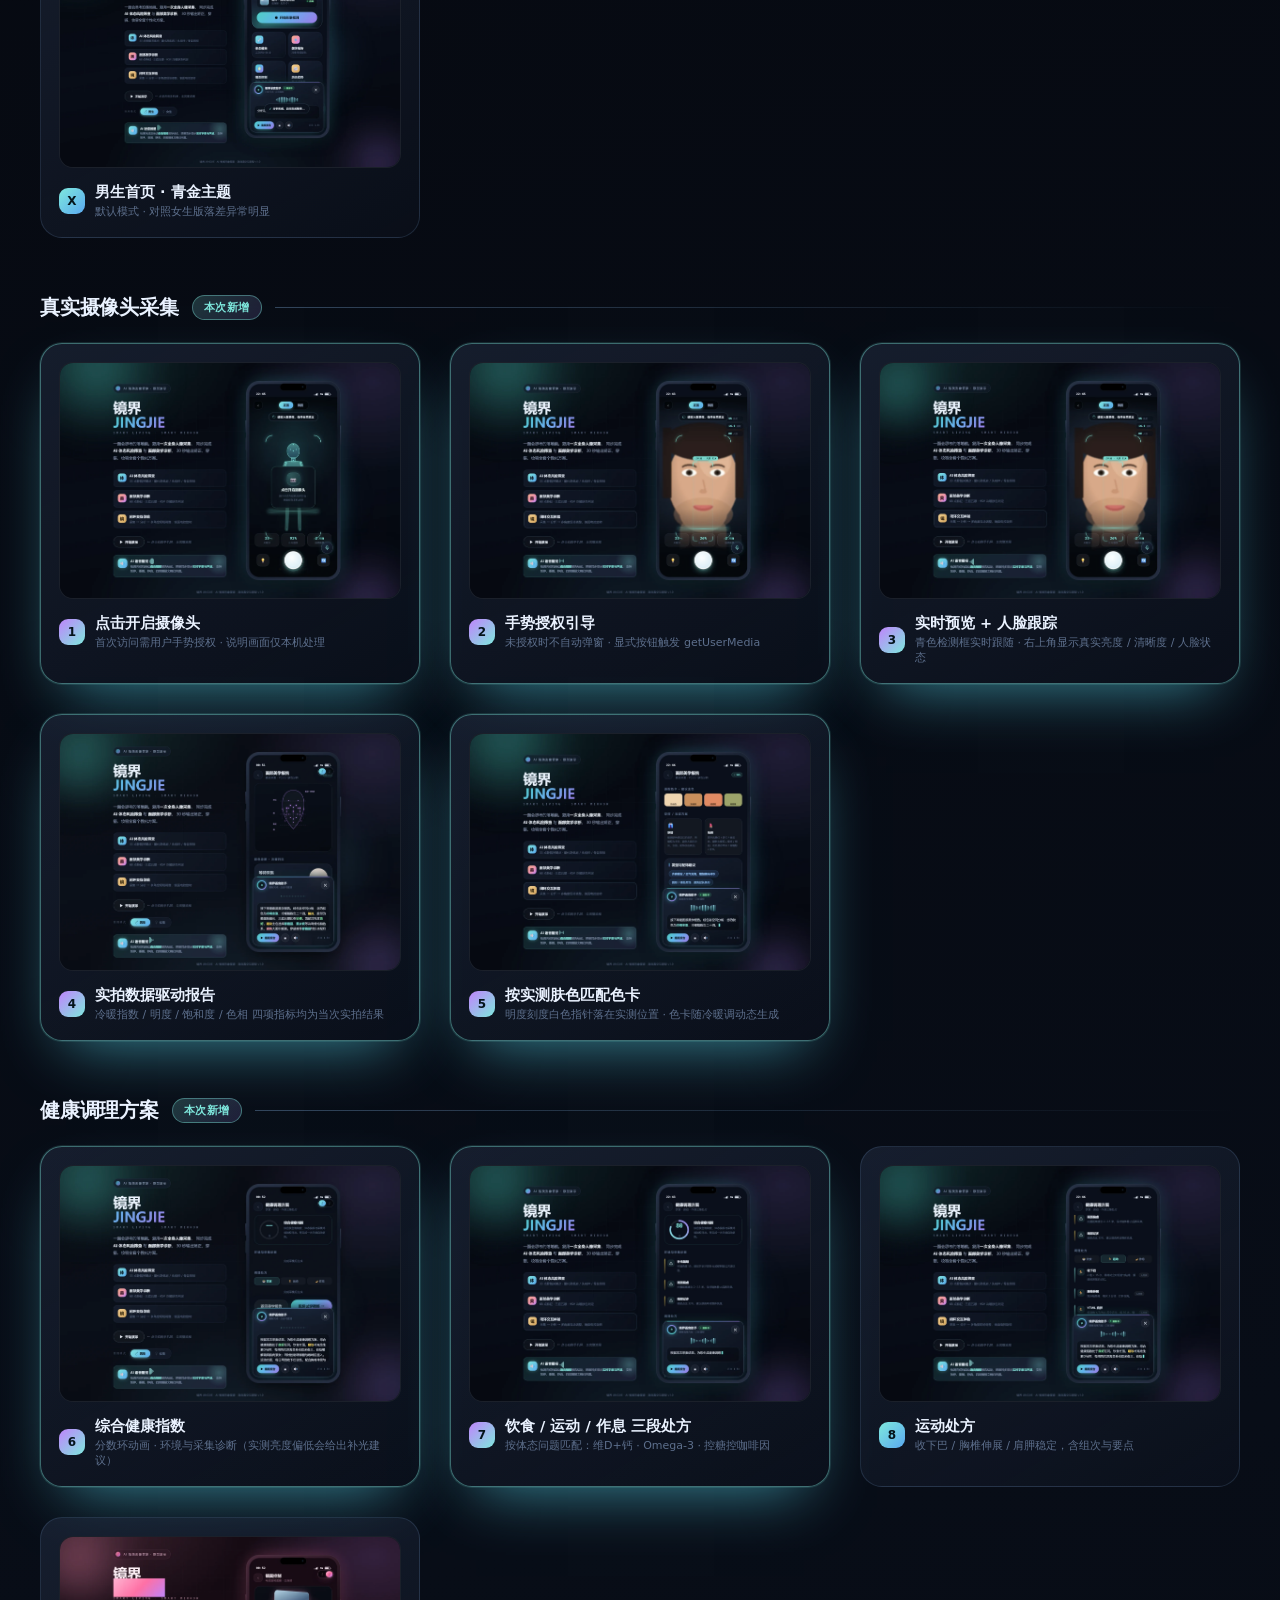
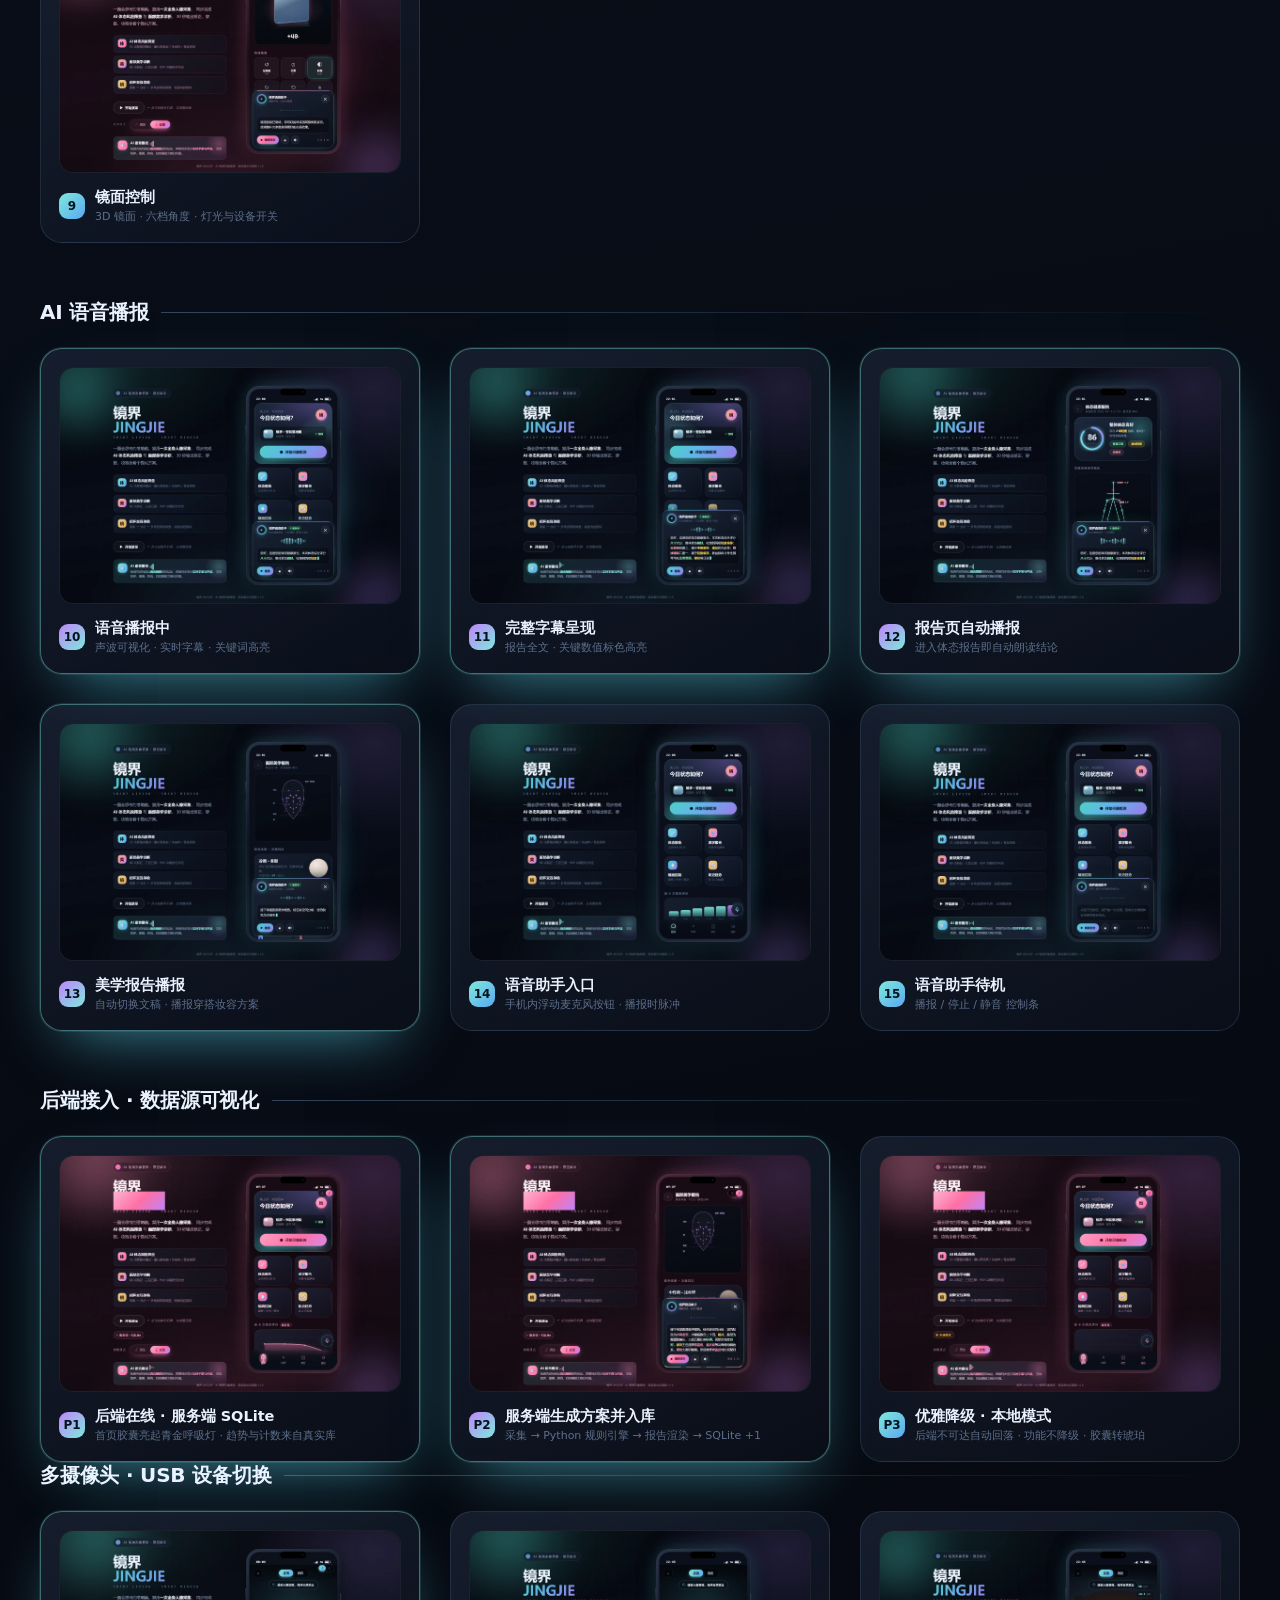
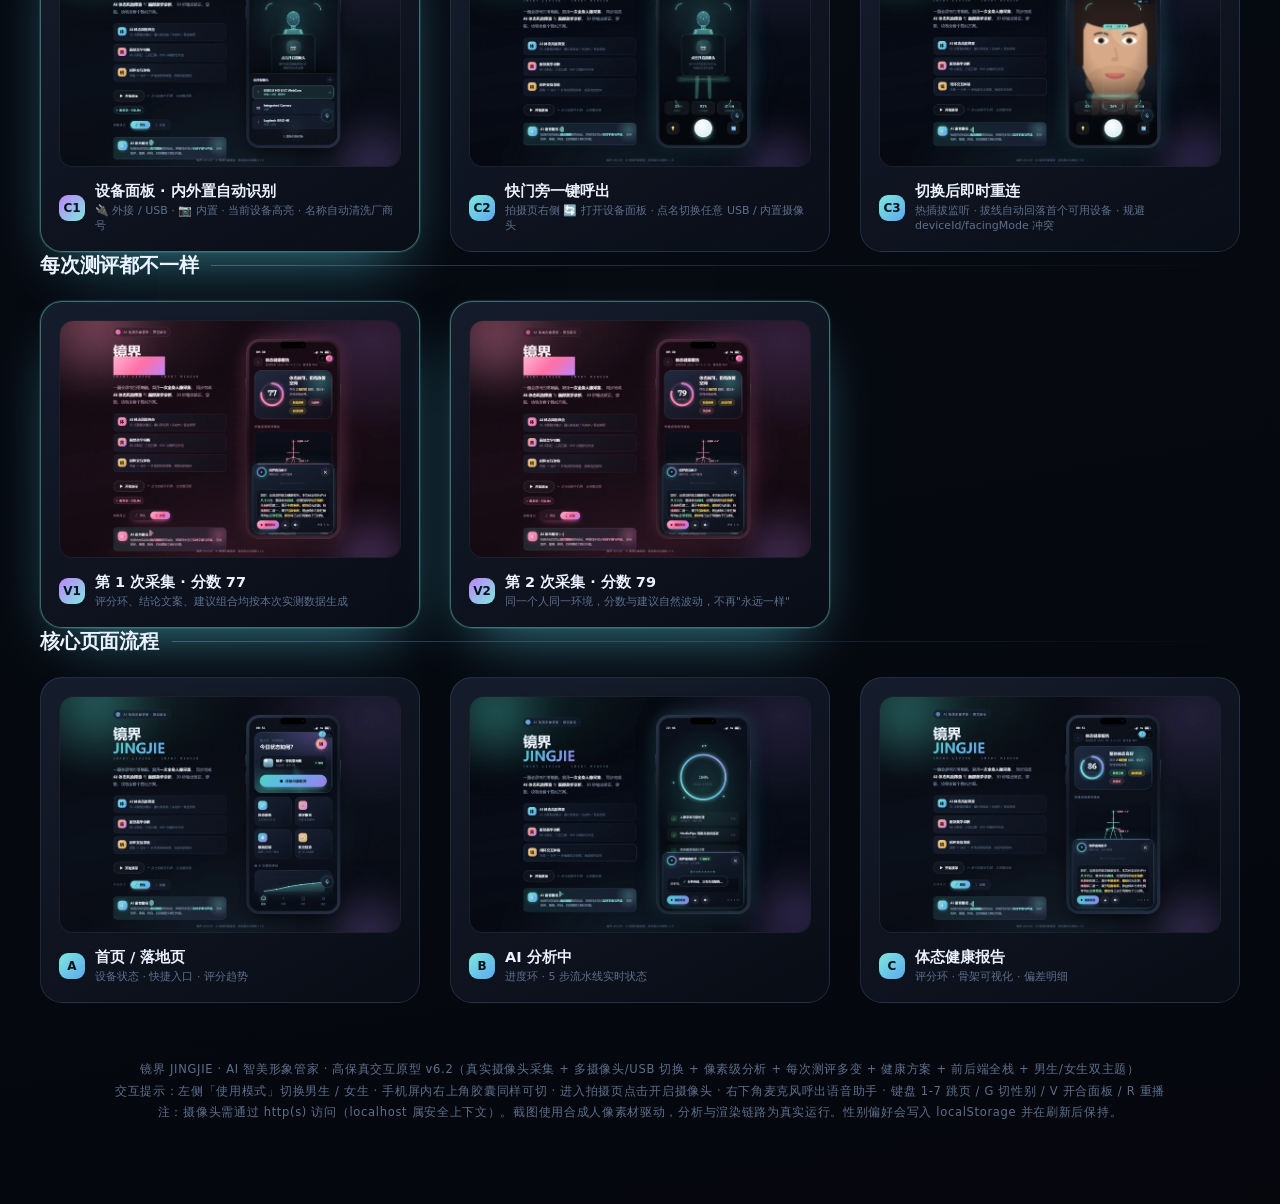
<file: gallery.html>
<!DOCTYPE html>
<html lang="zh-CN">
<head>
<meta charset="UTF-8">
<title>镜界 JINGJIE · 演示原型总览</title>
<style>
  :root{
    --bg:#05070d; --surf:rgba(20,27,42,.7); --bd:rgba(150,200,255,.14);
    --txt:#eaf2ff; --dim:#93a6c4; --mute:#5d6f8c;
  }
  *{margin:0;padding:0;box-sizing:border-box}
  body{
    font-family:"PingFang SC","HarmonyOS Sans SC","Microsoft YaHei",system-ui,sans-serif;
    background:
      radial-gradient(1100px 700px at 12% -8%, rgba(79,209,197,.14), transparent 60%),
      radial-gradient(900px 620px at 92% 8%, rgba(159,122,234,.15), transparent 62%),
      linear-gradient(170deg,#05070d,#080d17 52%,#05070d);
    color:var(--txt); min-height:100vh; padding:48px 40px 80px;
    -webkit-font-smoothing:antialiased;
  }
  header{max-width:1560px;margin:0 auto 46px}
  .tag{display:inline-flex;align-items:center;gap:10px;padding:7px 16px 7px 8px;
    border:1px solid var(--bd);border-radius:100px;background:var(--surf);
    font-size:12px;letter-spacing:.16em;color:var(--dim);margin-bottom:22px}
  .tag i{width:20px;height:20px;border-radius:50%;
    background:linear-gradient(135deg,#4fd1c5,#63b3ed 45%,#9f7aea);
    box-shadow:0 0 30px -4px rgba(83,200,220,.8)}
  h1{font-size:46px;font-weight:800;letter-spacing:-.02em;line-height:1.1;margin-bottom:8px}
  h1 em{font-style:normal;background:linear-gradient(135deg,#4fd1c5,#63b3ed 45%,#9f7aea);
    -webkit-background-clip:text;background-clip:text;-webkit-text-fill-color:transparent}
  .sub{color:var(--dim);font-size:15.5px;line-height:1.7;max-width:880px}
  .sub b{color:#7ee8dd}
  .meta{display:flex;gap:26px;margin-top:22px;flex-wrap:wrap}
  .meta div{font-size:12.5px;color:var(--mute)}
  .meta b{display:block;font-size:19px;color:var(--txt);font-weight:700;margin-bottom:2px;
    font-family:ui-monospace,monospace}
  .sec{max-width:1560px;margin:0 auto 22px;display:flex;align-items:center;gap:13px}
  .sec h2{font-size:20px;font-weight:750;letter-spacing:-.01em;white-space:nowrap}
  .sec .ln{flex:1;height:1px;background:linear-gradient(90deg,rgba(150,200,255,.3),transparent)}
  .sec .bdg{font-size:11px;font-weight:700;padding:4px 11px;border-radius:100px;
    background:linear-gradient(135deg,rgba(126,232,221,.2),rgba(159,122,234,.16));
    border:1px solid rgba(126,232,221,.4);color:#7ee8dd;letter-spacing:.05em}
  .grid{max-width:1560px;margin:0 auto;display:grid;
    grid-template-columns:repeat(auto-fill,minmax(300px,1fr));gap:30px}
  .grid.voice{margin-bottom:56px}
  .item{background:linear-gradient(150deg,rgba(32,42,62,.6),rgba(14,20,33,.42));
    border:1px solid var(--bd);border-radius:22px;padding:18px;
    transition:all .45s cubic-bezier(.22,1,.36,1)}
  .item:hover{transform:translateY(-5px);border-color:rgba(170,220,255,.34);
    box-shadow:0 26px 60px -24px rgba(83,200,220,.6)}
  .item.hot{border-color:rgba(126,232,221,.42);
    box-shadow:0 0 0 1px rgba(126,232,221,.12), 0 26px 60px -26px rgba(83,200,220,.7)}
  .shot{border-radius:14px;overflow:hidden;background:#0a0f1a;border:1px solid rgba(255,255,255,.07)}
  .shot img{display:block;width:100%;height:auto}
  .cap{display:flex;align-items:center;gap:10px;margin-top:15px}
  .num{width:26px;height:26px;border-radius:9px;display:grid;place-items:center;
    font-size:12px;font-weight:800;background:linear-gradient(135deg,#7ee8dd,#5aa9f0);color:#04141b;flex:none}
  .item.hot .num{background:linear-gradient(135deg,#c084fc,#7ee8dd)}
  .cap .t{font-size:14.5px;font-weight:700}
  .cap .d{font-size:11px;color:var(--mute);margin-top:2px}
  footer{max-width:1560px;margin:56px auto 0;text-align:center;color:var(--mute);
    font-size:11.5px;letter-spacing:.06em;line-height:1.9}
</style>
</head>
<body>
<header>
  <div class="tag"><i></i>AI 智美形象管家 · 原型演示</div>
  <h1>镜界 <em>JINGJIE</em></h1>
  <p class="sub">一面会思考的落地镜。复用一次全身人像采集，同步完成 AI 体态风险筛查与面部美学诊断，
  30 秒输出矫正、穿搭、妆容、饮食全套个性化方案。<br>
  <b>本次升级：① 真实调用摄像头 —— 打开即实时人脸跟踪，按下快门对画面做像素级肤色分析，
  报告中的数据全部来自当次实拍；② 男生 / 女生双主题 —— 一键切换整套配色（女生转樱花粉），
  并同步改写穿搭与理容 / 妆容建议文案。</b></p>
  <div class="meta">
    <div><b>2</b>性别主题</div>
    <div><b>7</b>核心页面</div>
    <div><b>实时</b>摄像头人脸跟踪</div>
    <div><b>YCbCr</b>肤色像素分析</div>
    <div><b>20k+</b>单帧采样像素</div>
    <div><b>5</b>语音文稿</div>
    <div><b>0</b>外部依赖</div>
  </div>
</header>

<div class="sec">
  <h2>男生 / 女生 双主题</h2>
  <span class="bdg">本次新增</span>
  <div class="ln"></div>
</div>
<div class="grid voice">
  <div class="item hot"><div class="shot"><img src="shots/29_male_full_ui.webp" alt="男生模式"></div>
    <div class="cap"><div class="num">Ⅰ</div><div><div class="t">男生模式 · 青金科技感</div><div class="d">默认主题 · 报告输出理容 / 发型 / 正装配色建议</div></div></div></div>

  <div class="item hot"><div class="shot"><img src="shots/28_female_full_ui.webp" alt="女生模式"></div>
    <div class="cap"><div class="num">Ⅱ</div><div><div class="t">女生模式 · 樱花玫瑰粉</div><div class="d">一键换肤 · 背景光晕 / 手机边框 / 按钮全部转粉</div></div></div></div>

  <div class="item"><div class="shot"><img src="shots/24_female_capture.webp" alt="女生拍摄页"></div>
    <div class="cap"><div class="num">Ⅲ</div><div><div class="t">女生模式 · 实拍检测</div><div class="d">粉色主题下摄像头与人脸跟踪照常工作</div></div></div></div>

  <div class="item"><div class="shot"><img src="shots/23_female_home.webp" alt="女生首页"></div>
    <div class="cap"><div class="num">Ⅳ</div><div><div class="t">女生首页 · 粉色主题</div><div class="d">头像转「她」· 快捷卡片与主按钮全部粉调</div></div></div></div>

  <div class="item"><div class="shot"><img src="shots/25_female_face_report.webp" alt="女生美学报告"></div>
    <div class="cap"><div class="num">Ⅴ</div><div><div class="t">女生报告 · 妆容方案</div><div class="d">标题为「妆容」，输出唇色 / 眼影 / 发色色号</div></div></div></div>

  <div class="item"><div class="shot"><img src="shots/21_male_face_report.webp" alt="男生美学报告"></div>
    <div class="cap"><div class="num">Ⅵ</div><div><div class="t">男生报告 · 理容方案</div><div class="d">同一份数据，标题切为「理容」，改输出护肤 / 胡须 / 眉形</div></div></div></div>

  <div class="item"><div class="shot"><img src="shots/26_female_health.webp" alt="女生健康方案"></div>
    <div class="cap"><div class="num">Ⅶ</div><div><div class="t">女生模式 · 健康方案</div><div class="d">健康分 / 饮食 / 运动 / 作息在粉调下完整渲染</div></div></div></div>

  <div class="item"><div class="shot"><img src="shots/22_male_health.webp" alt="男生健康方案"></div>
    <div class="cap"><div class="num">Ⅷ</div><div><div class="t">男生模式 · 健康方案</div><div class="d">同一套健康引擎，青金主题下呈现</div></div></div></div>

  <div class="item"><div class="shot"><img src="shots/27_female_mirror.webp" alt="女生镜面控制"></div>
    <div class="cap"><div class="num">Ⅸ</div><div><div class="t">女生模式 · 镜面控制</div><div class="d">3D 镜面与角度控制跟随粉色主题</div></div></div></div>

  <div class="item"><div class="shot"><img src="shots/20_male_home.webp" alt="男生首页"></div>
    <div class="cap"><div class="num">Ⅹ</div><div><div class="t">男生首页 · 青金主题</div><div class="d">默认模式 · 对照女生版落差异常明显</div></div></div></div>
</div>

<div class="sec">
  <h2>真实摄像头采集</h2>
  <span class="bdg">本次新增</span>
  <div class="ln"></div>
</div>
<div class="grid voice">
  <div class="item hot"><div class="shot"><img src="shots/02_capture_idle.webp" alt="待开启摄像头"></div>
    <div class="cap"><div class="num">1</div><div><div class="t">点击开启摄像头</div><div class="d">首次访问需用户手势授权 · 说明画面仅本机处理</div></div></div></div>

  <div class="item hot"><div class="shot"><img src="shots/02b_capture_start.webp" alt="授权入口状态"></div>
    <div class="cap"><div class="num">2</div><div><div class="t">手势授权引导</div><div class="d">未授权时不自动弹窗 · 显式按钮触发 getUserMedia</div></div></div></div>

  <div class="item hot"><div class="shot"><img src="shots/03_capture_live.webp" alt="实时预览"></div>
    <div class="cap"><div class="num">3</div><div><div class="t">实时预览 + 人脸跟踪</div><div class="d">青色检测框实时跟随 · 右上角显示真实亮度 / 清晰度 / 人脸状态</div></div></div></div>

  <div class="item hot"><div class="shot"><img src="shots/06_report_face.webp" alt="实拍分析结果"></div>
    <div class="cap"><div class="num">4</div><div><div class="t">实拍数据驱动报告</div><div class="d">冷暖指数 / 明度 / 饱和度 / 色相 四项指标均为当次实拍结果</div></div></div></div>

  <div class="item hot"><div class="shot"><img src="shots/07_report_face_colors.webp" alt="动态色卡"></div>
    <div class="cap"><div class="num">5</div><div><div class="t">按实测肤色匹配色卡</div><div class="d">明度刻度白色指针落在实测位置 · 色卡随冷暖调动态生成</div></div></div></div>
</div>

<div class="sec">
  <h2>健康调理方案</h2>
  <span class="bdg">本次新增</span>
  <div class="ln"></div>
</div>
<div class="grid voice">
  <div class="item hot"><div class="shot"><img src="shots/08_health_diet.webp" alt="健康总分"></div>
    <div class="cap"><div class="num">6</div><div><div class="t">综合健康指数</div><div class="d">分数环动画 · 环境与采集诊断（实测亮度偏低会给出补光建议）</div></div></div></div>

  <div class="item hot"><div class="shot"><img src="shots/08b_health_diet_list.webp" alt="饮食处方"></div>
    <div class="cap"><div class="num">7</div><div><div class="t">饮食 / 运动 / 作息 三段处方</div><div class="d">按体态问题匹配：维D+钙 · Omega-3 · 控糖控咖啡因</div></div></div></div>
  <div class="item"><div class="shot"><img src="shots/10_health_move.webp" alt="运动处方"></div>
    <div class="cap"><div class="num">8</div><div><div class="t">运动处方</div><div class="d">收下巴 / 胸椎伸展 / 肩胛稳定，含组次与要点</div></div></div></div>

  <div class="item"><div class="shot"><img src="shots/12_mirror.webp" alt="镜面控制"></div>
    <div class="cap"><div class="num">9</div><div><div class="t">镜面控制</div><div class="d">3D 镜面 · 六档角度 · 灯光与设备开关</div></div></div></div>
</div>

<div class="sec">
  <h2>AI 语音播报</h2>
  <div class="ln"></div>
</div>
<div class="grid voice">
  <div class="item hot"><div class="shot"><img src="shots/11_voice_speaking.webp" alt="语音播报中"></div>
    <div class="cap"><div class="num">10</div><div><div class="t">语音播报中</div><div class="d">声波可视化 · 实时字幕 · 关键词高亮</div></div></div></div>

  <div class="item hot"><div class="shot"><img src="shots/12_voice_caption_full.webp" alt="完整字幕"></div>
    <div class="cap"><div class="num">11</div><div><div class="t">完整字幕呈现</div><div class="d">报告全文 · 关键数值标色高亮</div></div></div></div>

  <div class="item hot"><div class="shot"><img src="shots/13_report_with_voice.webp" alt="报告页语音"></div>
    <div class="cap"><div class="num">12</div><div><div class="t">报告页自动播报</div><div class="d">进入体态报告即自动朗读结论</div></div></div></div>

  <div class="item hot"><div class="shot"><img src="shots/14_face_with_voice.webp" alt="美学语音"></div>
    <div class="cap"><div class="num">13</div><div><div class="t">美学报告播报</div><div class="d">自动切换文稿 · 播报穿搭妆容方案</div></div></div></div>

  <div class="item"><div class="shot"><img src="shots/09_home_voice_fab.webp" alt="语音入口"></div>
    <div class="cap"><div class="num">14</div><div><div class="t">语音助手入口</div><div class="d">手机内浮动麦克风按钮 · 播报时脉冲</div></div></div></div>

  <div class="item"><div class="shot"><img src="shots/10_voice_idle.webp" alt="语音待机"></div>
    <div class="cap"><div class="num">15</div><div><div class="t">语音助手待机</div><div class="d">播报 / 停止 / 静音 控制条</div></div></div></div>
</div>

<div class="sec">
  <h2>后端接入 · 数据源可视化</h2>
  <div class="ln"></div>
</div>
<div class="grid">
  <div class="item hot"><div class="shot"><img src="shots/60_backend_online.webp" alt="后端在线"></div>
    <div class="cap"><div class="num">P1</div><div><div class="t">后端在线 · 服务端 SQLite</div><div class="d">首页胶囊亮起青金呼吸灯 · 趋势与计数来自真实库</div></div></div></div>

  <div class="item hot"><div class="shot"><img src="shots/62_capture_server_plan.webp" alt="服务端方案"></div>
    <div class="cap"><div class="num">P2</div><div><div class="t">服务端生成方案并入库</div><div class="d">采集 → Python 规则引擎 → 报告渲染 → SQLite +1</div></div></div></div>

  <div class="item"><div class="shot"><img src="shots/61_backend_offline.webp" alt="本地模式"></div>
    <div class="cap"><div class="num">P3</div><div><div class="t">优雅降级 · 本地模式</div><div class="d">后端不可达自动回落 · 功能不降级 · 胶囊转琥珀</div></div></div></div>
</div>

<div class="sec">
  <h2>多摄像头 · USB 设备切换</h2>
  <div class="ln"></div>
</div>
<div class="grid">
  <div class="item hot"><div class="shot"><img src="shots/63_cam_panel.webp" alt="摄像头设备面板"></div>
    <div class="cap"><div class="num">C1</div><div><div class="t">设备面板 · 内外置自动识别</div><div class="d">🔌 外接 / USB · 📷 内置 · 当前设备高亮 · 名称自动清洗厂商号</div></div></div></div>

  <div class="item"><div class="shot"><img src="shots/02_capture_idle.webp" alt="拍摄页"></div>
    <div class="cap"><div class="num">C2</div><div><div class="t">快门旁一键呼出</div><div class="d">拍摄页右侧 🔄 打开设备面板 · 点名切换任意 USB / 内置摄像头</div></div></div></div>

  <div class="item"><div class="shot"><img src="shots/03_capture_live.webp" alt="实时取景"></div>
    <div class="cap"><div class="num">C3</div><div><div class="t">切换后即时重连</div><div class="d">热插拔监听 · 拔线自动回落首个可用设备 · 规避 deviceId/facingMode 冲突</div></div></div></div>
</div>

<div class="sec">
  <h2>每次测评都不一样</h2>
  <div class="ln"></div>
</div>
<div class="grid">
  <div class="item hot"><div class="shot"><img src="shots/64_variance_1.webp" alt="第一次测评"></div>
    <div class="cap"><div class="num">V1</div><div><div class="t">第 1 次采集 · 分数 77</div><div class="d">评分环、结论文案、建议组合均按本次实测数据生成</div></div></div></div>

  <div class="item hot"><div class="shot"><img src="shots/64_variance_2.webp" alt="第二次测评"></div>
    <div class="cap"><div class="num">V2</div><div><div class="t">第 2 次采集 · 分数 79</div><div class="d">同一个人同一环境，分数与建议自然波动，不再"永远一样"</div></div></div></div>
</div>

<div class="sec">
  <h2>核心页面流程</h2>
  <div class="ln"></div>
</div>
<div class="grid">
  <div class="item"><div class="shot"><img src="shots/01_home.webp" alt="首页"></div>
    <div class="cap"><div class="num">A</div><div><div class="t">首页 / 落地页</div><div class="d">设备状态 · 快捷入口 · 评分趋势</div></div></div></div>

  <div class="item"><div class="shot"><img src="shots/04_analyze.webp" alt="分析中"></div>
    <div class="cap"><div class="num">B</div><div><div class="t">AI 分析中</div><div class="d">进度环 · 5 步流水线实时状态</div></div></div></div>

  <div class="item"><div class="shot"><img src="shots/05_report_pose.webp" alt="体态报告"></div>
    <div class="cap"><div class="num">C</div><div><div class="t">体态健康报告</div><div class="d">评分环 · 骨架可视化 · 偏差明细</div></div></div></div>
</div>

<footer>镜界 JINGJIE · AI 智美形象管家 · 高保真交互原型 v6.2（真实摄像头采集 + 多摄像头/USB 切换 + 像素级分析 + 每次测评多变 + 健康方案 + 前后端全栈 + 男生/女生双主题）<br>
交互提示：左侧「使用模式」切换男生 / 女生 · 手机屏内右上角胶囊同样可切 · 进入拍摄页点击开启摄像头 · 右下角麦克风呼出语音助手 · 键盘 1-7 跳页 / G 切性别 / V 开合面板 / R 重播<br>
注：摄像头需通过 http(s) 访问（localhost 属安全上下文）。截图使用合成人像素材驱动，分析与渲染链路为真实运行。性别偏好会写入 localStorage 并在刷新后保持。</footer>
</body>
</html>
</file>
<file: style.css>
/* ===================================================================
   镜界 JINGJIE · AI 智美形象管家 — 演示原型样式
   设计语言：暗夜奢镜 / 玻璃拟态 / 极光渐变 / 精细微交互
   =================================================================== */

:root {
  /* 主色 —— 晨雾青金，高级镜面质感 */
  --c-bg:        #05070d;
  --c-bg-2:      #0a0f1a;
  --c-surface:   rgba(20, 27, 42, 0.66);
  --c-surface-2: rgba(30, 40, 60, 0.55);
  --c-border:    rgba(150, 200, 255, 0.14);
  --c-border-hi: rgba(170, 220, 255, 0.32);

  --c-text:      #eaf2ff;
  --c-text-dim:  #93a6c4;
  --c-text-mute: #5d6f8c;

  /* ---------- 主题强调色（随性别切换） ---------- */
  /* --c-accent 为十六进制，--c-accent-rgb 为同色的 r,g,b，用于拼 rgba() */
  --c-accent:     #7ee8dd;
  --c-accent-rgb: 126, 232, 221;
  --c-accent-2:   #5aa9f0;   /* 渐变副色 */
  --c-accent-3:   #c084fc;   /* 渐变尾色 */
  --c-accent-ink: #04141b;   /* 强调色实底上的文字色 */

  /* 品牌渐变 */
  --g-aurora:  linear-gradient(135deg, #4fd1c5 0%, #63b3ed 45%, #9f7aea 100%);
  --g-warm:    linear-gradient(135deg, #f6ad8a 0%, #f093b0 55%, #c084fc 100%);
  --g-cool:    linear-gradient(135deg, #7ee8dd 0%, #5aa9f0 100%);
  --g-gold:    linear-gradient(135deg, #f5d191 0%, #d9a95f 100%);
  --g-brand:   var(--g-cool);

  /* 语义色 */
  --ok:    #4ade80;
  --warn:  #fbbf24;
  --bad:   #fb7185;
  --info:  #60a5fa;

  --r-sm: 10px;
  --r-md: 16px;
  --r-lg: 24px;
  --r-xl: 32px;

  --sh-lg: 0 24px 70px -18px rgba(0, 0, 0, 0.75);
  --sh-glow: 0 0 44px -6px rgba(83, 200, 220, 0.42);
  --sh-inset: inset 0 1px 0 rgba(255, 255, 255, 0.06);

  /* ---------- 动效系统：一套签名曲线 + 时长阶梯 ---------- */
  /* spring  —— 强调回弹（按钮、开关、卡片入场） */
  --ease:        cubic-bezier(.22, 1, .36, 1);          /* expo-out：快起稳收 */
  --e-spring:    cubic-bezier(.34, 1.56, .64, 1);       /* 轻微过冲 */
  --e-soft:      cubic-bezier(.4, 0, .2, 1);            /* material 标准 */
  --e-in-out:    cubic-bezier(.65, .05, .36, 1);
  /* 时长阶梯 */
  --t-fast:  .16s;   /* 按压、hover */
  --t-base:  .28s;   /* 常规过渡 */
  --t-slow:  .52s;   /* 页面切换、卡片入场 */
  --t-hero:  .9s;    /* 首屏大动画 */

  --font: "PingFang SC", "HarmonyOS Sans SC", "Microsoft YaHei", -apple-system, "Segoe UI", system-ui, sans-serif;
  --font-num: "SF Mono", "JetBrains Mono", "Cascadia Code", ui-monospace, monospace;
}

* { margin: 0; padding: 0; box-sizing: border-box; -webkit-tap-highlight-color: transparent; }

html, body { height: 100%; }

body {
  font-family: var(--font);
  background: var(--c-bg);
  color: var(--c-text);
  display: flex;
  align-items: center;
  justify-content: center;
  min-height: 100vh;
  padding: 24px;
  overflow: hidden;
  -webkit-font-smoothing: antialiased;
  text-rendering: optimizeLegibility;
}

/* ================= 舞台背景 ================= */
.stage-bg {
  position: fixed; inset: 0; z-index: 0; overflow: hidden;
  background:
    radial-gradient(1100px 700px at 12% -8%, rgba(79, 209, 197, 0.16), transparent 60%),
    radial-gradient(900px 620px at 92% 8%, rgba(159, 122, 234, 0.17), transparent 62%),
    radial-gradient(1000px 800px at 50% 115%, rgba(99, 179, 237, 0.13), transparent 65%),
    linear-gradient(170deg, #05070d 0%, #080d17 52%, #05070d 100%);
}
.stage-bg::after {
  content: ""; position: absolute; inset: 0;
  background-image:
    linear-gradient(rgba(130, 180, 255, 0.045) 1px, transparent 1px),
    linear-gradient(90deg, rgba(130, 180, 255, 0.045) 1px, transparent 1px);
  background-size: 58px 58px;
  mask-image: radial-gradient(ellipse 78% 68% at 50% 44%, #000 30%, transparent 78%);
  -webkit-mask-image: radial-gradient(ellipse 78% 68% at 50% 44%, #000 30%, transparent 78%);
}
.orb { position: absolute; border-radius: 50%; filter: blur(90px); opacity: .5; animation: float 22s ease-in-out infinite; }
.orb.a { width: 460px; height: 460px; background: radial-gradient(circle, #4fd1c5, transparent 68%); top: -160px; left: -120px; }
.orb.b { width: 400px; height: 400px; background: radial-gradient(circle, #9f7aea, transparent 68%); bottom: -180px; right: -100px; animation-delay: -7s; }
.orb.c { width: 330px; height: 330px; background: radial-gradient(circle, #63b3ed, transparent 68%); top: 42%; left: 62%; animation-delay: -13s; opacity: .34; }
@keyframes float {
  0%, 100% { transform: translate(0, 0) scale(1); }
  33%      { transform: translate(46px, -38px) scale(1.11); }
  66%      { transform: translate(-34px, 30px) scale(.94); }
}

/* ================= 布局：左信息 + 右手机 ================= */
.layout {
  position: relative; z-index: 1;
  display: grid;
  grid-template-columns: minmax(320px, 480px) 428px;
  gap: 84px;
  align-items: center;
  max-width: 1400px;
  width: 100%;
  justify-content: center;
}

/* ---------- 左侧品牌区 ---------- */
.brand { animation: riseIn .9s var(--ease) both; }
.brand-mark {
  display: inline-flex; align-items: center; gap: 12px;
  padding: 8px 16px 8px 8px;
  border: 1px solid var(--c-border);
  border-radius: 100px;
  background: var(--c-surface);
  backdrop-filter: blur(12px);
  font-size: 12.5px; letter-spacing: .16em; color: var(--c-text-dim);
  margin-bottom: 30px;
}
.brand-mark .dot {
  width: 22px; height: 22px; border-radius: 50%;
  background: var(--g-aurora);
  box-shadow: var(--sh-glow);
  animation: pulse 2.6s ease-in-out infinite;
}
@keyframes pulse { 0%,100%{transform:scale(1);opacity:1} 50%{transform:scale(.82);opacity:.65} }

.brand h1 {
  font-size: 60px; font-weight: 800; line-height: 1.04; letter-spacing: -.02em;
  margin-bottom: 6px;
}
.brand h1 .grad {
  background: var(--g-aurora);
  -webkit-background-clip: text; background-clip: text;
  -webkit-text-fill-color: transparent;
}
.brand .sub-en {
  font-family: var(--font-num);
  font-size: 13px; letter-spacing: .46em; color: var(--c-text-mute);
  text-transform: uppercase; margin-bottom: 24px;
}
.brand .tagline {
  font-size: 16.5px; line-height: 1.85; color: var(--c-text-dim);
  max-width: 420px; margin-bottom: 34px;
}
.brand .tagline b { color: var(--c-text); font-weight: 600; }

.pillars { display: flex; flex-direction: column; gap: 13px; margin-bottom: 36px; }
.pillar {
  display: flex; gap: 14px; align-items: flex-start;
  padding: 15px 18px;
  border: 1px solid var(--c-border);
  border-radius: var(--r-md);
  background: linear-gradient(135deg, rgba(30,40,60,.5), rgba(15,22,36,.3));
  backdrop-filter: blur(9px);
  transition: all .45s var(--ease);
}
.pillar:hover { border-color: var(--c-border-hi); transform: translateX(6px); background: linear-gradient(135deg, rgba(40,54,80,.6), rgba(20,28,44,.4)); }
.pillar .ic {
  flex: none; width: 36px; height: 36px; border-radius: 11px;
  display: grid; place-items: center;
  background: var(--g-cool); color: #04121a;
  font-size: 17px; font-weight: 800;
}
.pillar:nth-child(2) .ic { background: var(--g-warm); color: #2a0f1c; }
.pillar:nth-child(3) .ic { background: var(--g-gold); color: #2b1e05; }
.pillar .tt { font-size: 14.5px; font-weight: 650; margin-bottom: 3px; }
.pillar .dd { font-size: 12.5px; color: var(--c-text-mute); line-height: 1.6; }

.brand-cta { display: flex; gap: 12px; align-items: center; flex-wrap: wrap; }
.btn-ghost {
  padding: 13px 26px; border-radius: 100px;
  border: 1px solid var(--c-border-hi);
  background: rgba(255,255,255,.03);
  color: var(--c-text); font-size: 14px; font-weight: 600;
  cursor: pointer; transition: all .35s var(--ease);
  font-family: inherit;
}
.btn-ghost:hover { background: rgba(255,255,255,.09); border-color: var(--c-text-dim); transform: translateY(-2px); }
.hint-arrow { font-size: 12.5px; color: var(--c-text-mute); letter-spacing: .05em; }

/* ================= 手机模拟器 ================= */
.phone-wrap { position: relative; animation: riseIn 1s .15s var(--ease) both; }
.phone {
  position: relative;
  width: 400px; height: 848px;
  border-radius: 56px;
  padding: 13px;
  background: linear-gradient(150deg, #2a3448 0%, #101724 40%, #262f42 100%);
  box-shadow:
    var(--sh-lg),
    0 0 0 1px rgba(180, 215, 255, 0.14) inset,
    0 0 90px -22px rgba(83, 200, 220, 0.5);
}
.phone::before { /* 侧键 */
  content: ""; position: absolute; right: -3px; top: 190px;
  width: 3px; height: 84px; border-radius: 3px;
  background: linear-gradient(#3b465e, #1a2130);
}
.phone::after {
  content: ""; position: absolute; left: -3px; top: 168px;
  width: 3px; height: 52px; border-radius: 3px;
  background: linear-gradient(#3b465e, #1a2130);
  box-shadow: 0 74px 0 #1f2836;
}
.screen {
  position: relative;
  width: 100%; height: 100%;
  border-radius: 44px;
  overflow: hidden;
  background: var(--c-bg-2);
  display: flex; flex-direction: column;
}
/* 灵动岛 */
.notch {
  position: absolute; top: 11px; left: 50%; transform: translateX(-50%);
  width: 112px; height: 30px; border-radius: 100px;
  background: #000; z-index: 60;
  box-shadow: 0 0 0 1px rgba(255,255,255,.05);
}
.notch::after {
  content: ""; position: absolute; right: 12px; top: 50%; transform: translateY(-50%);
  width: 7px; height: 7px; border-radius: 50%;
  background: radial-gradient(circle at 34% 30%, #24405c, #060b12 72%);
}

/* 状态栏 */
.statusbar {
  flex: none; height: 56px;
  display: flex; align-items: flex-end; justify-content: space-between;
  padding: 0 30px 6px;
  font-family: var(--font-num); font-size: 13px; font-weight: 600;
  color: var(--c-text); z-index: 55;
  letter-spacing: .02em;
}
.statusbar .icons { display: flex; gap: 6px; align-items: center; }
.sig { display: flex; gap: 2px; align-items: flex-end; }
.sig i { width: 3px; background: currentColor; border-radius: 1px; display: block; }
.sig i:nth-child(1){height:5px} .sig i:nth-child(2){height:7px}
.sig i:nth-child(3){height:9px} .sig i:nth-child(4){height:11px; opacity:.4}
.batt { width: 24px; height: 12px; border: 1.5px solid currentColor; border-radius: 3.5px; position: relative; opacity: .9; }
.batt::after { content:""; position:absolute; right:-4px; top:3.5px; width:2px; height:5px; background:currentColor; border-radius:0 2px 2px 0; }
.batt::before { content:""; position:absolute; inset:1.5px; width:70%; background:currentColor; border-radius:1.5px; }

/* 页面容器 */
.pages { position: relative; flex: 1; overflow: hidden; }
.page {
  position: absolute; inset: 0;
  display: flex; flex-direction: column;
  opacity: 0; visibility: hidden;
  transform: translateX(38px) scale(.985);
  transition: opacity .5s var(--ease), transform .55s var(--ease), visibility .5s;
  overflow: hidden;
  contain: paint;
}
.page.active { opacity: 1; visibility: visible; transform: none; }
.page.exit-left { transform: translateX(-38px) scale(.985); opacity: 0; }

/* 通用页面滚动区 */
.scroll {
  flex: 1; overflow-y: auto; overflow-x: hidden;
  padding: 0 22px 108px;
  scrollbar-width: none;
}
.scroll::-webkit-scrollbar { display: none; }

/* 页面头部 */
.ph-head {
  flex: none; display: flex; align-items: center; gap: 13px;
  padding: 8px 20px 16px;
}
.ph-head .back {
  width: 36px; height: 36px; flex: none;
  border-radius: 12px; border: 1px solid var(--c-border);
  background: var(--c-surface);
  display: grid; place-items: center;
  cursor: pointer; transition: all .3s var(--ease);
  color: var(--c-text-dim); font-size: 16px;
}
.ph-head .back:hover { background: rgba(255,255,255,.09); color: var(--c-text); }
.ph-head .tt { font-size: 17px; font-weight: 700; letter-spacing: -.01em; }
.ph-head .st { font-size: 11px; color: var(--c-text-mute); margin-top: 2px; letter-spacing: .04em; }

/* 底部导航栏 */
.tabbar {
  position: absolute; bottom: 0; left: 0; right: 0;
  height: 84px; padding: 10px 20px 18px;
  display: flex; gap: 4px;
  background: linear-gradient(to top, rgba(8,13,23,.98) 40%, rgba(8,13,23,.7) 75%, transparent);
  backdrop-filter: blur(18px);
  z-index: 40;
}
.tab {
  flex: 1; display: flex; flex-direction: column; align-items: center; justify-content: center;
  gap: 3px; cursor: pointer; border: none; background: none;
  color: var(--c-text-mute); font-size: 10px; font-family: inherit;
  transition: color .3s var(--ease); position: relative; border-radius: 14px;
}
.tab .ti { font-size: 19px; transition: transform .35s var(--ease); }
.tab.on { color: var(--c-text); }
.tab.on .ti { transform: translateY(-2px) scale(1.1); }
.tab.on::before {
  content: ""; position: absolute; top: 4px;
  width: 40px; height: 40px; border-radius: 50%;
  background: radial-gradient(circle, rgba(79,209,197,.24), transparent 70%);
}
.tab:active .ti { transform: scale(.88); }

/* ================= 通用组件 ================= */
.glass {
  background: var(--c-surface);
  border: 1px solid var(--c-border);
  border-radius: var(--r-lg);
  backdrop-filter: blur(16px);
}
.card {
  padding: 18px;
  border-radius: var(--r-lg);
  background: linear-gradient(150deg, rgba(32,42,62,.6), rgba(14,20,33,.42));
  border: 1px solid var(--c-border);
  backdrop-filter: blur(14px);
  transition: all .4s var(--ease);
}
.card + .card { margin-top: 14px; }
.card-title {
  display: flex; align-items: center; gap: 9px;
  font-size: 14.5px; font-weight: 700; margin-bottom: 14px;
  letter-spacing: -.01em;
}
.card-title .bar {
  width: 3px; height: 15px; border-radius: 3px; background: var(--g-aurora);
}
.card-title .more { margin-left: auto; font-size: 11.5px; color: var(--c-text-mute); font-weight: 500; }

.btn {
  display: flex; align-items: center; justify-content: center; gap: 9px;
  width: 100%; padding: 16px;
  border: none; border-radius: 100px;
  font-family: inherit; font-size: 15px; font-weight: 700;
  cursor: pointer; transition: all .38s var(--ease);
  letter-spacing: .01em; position: relative; overflow: hidden;
}
.btn-primary {
  background: var(--g-aurora); color: var(--c-accent-ink);
  box-shadow: 0 12px 34px -12px rgba(79,209,197,.85);
}
.btn-primary::after {
  content: ""; position: absolute; inset: 0;
  background: linear-gradient(110deg, transparent 28%, rgba(255,255,255,.42) 48%, transparent 68%);
  transform: translateX(-130%);
  transition: transform .85s var(--ease);
}
.btn-primary:hover::after { transform: translateX(130%); }
.btn-primary:hover { transform: translateY(-2px); box-shadow: 0 18px 42px -12px rgba(79,209,197,.95); }
.btn-primary:active { transform: translateY(0) scale(.985); }
.btn-soft {
  background: rgba(255,255,255,.06); color: var(--c-text);
  border: 1px solid var(--c-border);
}
.btn-soft:hover { background: rgba(255,255,255,.11); border-color: var(--c-border-hi); }

.chip {
  display: inline-flex; align-items: center; gap: 5px;
  padding: 5.5px 12px; border-radius: 100px;
  font-size: 11.5px; font-weight: 600;
  background: rgba(255,255,255,.06);
  border: 1px solid var(--c-border);
  color: var(--c-text-dim);
}
.chip.ok   { background: rgba(74,222,128,.13); border-color: rgba(74,222,128,.35); color: #86efac; }
.chip.warn { background: rgba(251,191,36,.13); border-color: rgba(251,191,36,.35); color: #fcd34d; }
.chip.bad  { background: rgba(251,113,133,.13); border-color: rgba(251,113,133,.35); color: #fda4af; }
.chip.info { background: rgba(96,165,250,.13); border-color: rgba(96,165,250,.35); color: #93c5fd; }

.sec-label {
  font-size: 12px; font-weight: 700; letter-spacing: .14em;
  color: var(--c-text-mute); text-transform: uppercase;
  margin: 24px 0 12px;
}

/* ================= P1 首页 ================= */
#p-home .scroll { padding-top: 4px; }
.home-hero {
  position: relative;
  border-radius: var(--r-xl);
  padding: 26px 22px 24px;
  background:
    radial-gradient(120% 90% at 82% 0%, rgba(159,122,234,.34), transparent 58%),
    radial-gradient(110% 80% at 8% 100%, rgba(79,209,197,.3), transparent 60%),
    linear-gradient(160deg, rgba(30,42,64,.9), rgba(12,17,28,.88));
  border: 1px solid var(--c-border-hi);
  overflow: hidden;
  margin-bottom: 16px;
}
.home-hero::before {
  content: ""; position: absolute; inset: -40%;
  background: conic-gradient(from 0deg, transparent 0 82%, rgba(var(--c-accent-rgb), .16) 92%, transparent 100%);
  animation: spin 11s linear infinite;
}
@keyframes spin { to { transform: rotate(360deg); } }
.home-hero > * { position: relative; z-index: 2; }
.hh-top { display: flex; justify-content: space-between; align-items: flex-start; margin-bottom: 22px; }
.hh-greet { font-size: 12px; color: var(--c-text-mute); letter-spacing: .06em; margin-bottom: 5px; }
.hh-name { font-size: 22px; font-weight: 800; letter-spacing: -.01em; }
.avatar {
  width: 46px; height: 46px; border-radius: 50%;
  background: var(--g-warm); display: grid; place-items: center;
  font-size: 17px; font-weight: 800; color: #2a0f1c;
  box-shadow: 0 0 0 3px rgba(255,255,255,.08), 0 8px 22px -8px rgba(240,147,176,.7);
}
.hh-mirror {
  display: flex; align-items: center; gap: 13px;
  padding: 13px 15px; border-radius: var(--r-md);
  background: rgba(0,0,0,.3); border: 1px solid var(--c-border);
  margin-bottom: 20px;
}
.mirror-ic {
  width: 40px; height: 34px; border-radius: 9px;
  background: linear-gradient(180deg, rgba(190,230,255,.92), rgba(120,170,220,.6));
  box-shadow: 0 0 18px -3px rgba(var(--c-accent-rgb), .75) inset, 0 0 0 1.5px rgba(200,230,255,.5);
  position: relative; flex: none;
}
.mirror-ic::after {
  content:""; position:absolute; left:8%; top:8%; width:34%; height:34%;
  border-radius: 50%; background: rgba(255,255,255,.85); filter: blur(2.5px);
}
.hh-mirror .mt { font-size: 13.5px; font-weight: 650; }
.hh-mirror .md { font-size: 11px; color: var(--c-text-mute); margin-top: 2px; }
.online { margin-left: auto; display: flex; align-items: center; gap: 5px; font-size: 10.5px; color: #86efac; font-weight: 650; }
.online .led { width: 6px; height: 6px; border-radius: 50%; background: var(--ok); box-shadow: 0 0 9px var(--ok); animation: pulse 2s infinite; }

.quick-grid { display: grid; grid-template-columns: 1fr 1fr; gap: 12px; }
.quick {
  padding: 17px 15px; border-radius: var(--r-lg);
  border: 1px solid var(--c-border);
  background: linear-gradient(150deg, rgba(34,45,67,.62), rgba(15,21,35,.42));
  cursor: pointer; transition: all .4s var(--ease);
  text-align: left; font-family: inherit; color: var(--c-text);
}
.quick:hover { border-color: var(--c-border-hi); transform: translateY(-3px); box-shadow: 0 16px 34px -18px rgba(83,200,220,.8); }
.quick .qi {
  width: 38px; height: 38px; border-radius: 12px; margin-bottom: 12px;
  display: grid; place-items: center; font-size: 17px;
}
.quick:nth-child(1) .qi { background: var(--g-cool); }
.quick:nth-child(2) .qi { background: var(--g-warm); }
.quick:nth-child(3) .qi { background: var(--g-aurora); }
.quick:nth-child(4) .qi { background: var(--g-gold); }
.quick .qt { font-size: 14px; font-weight: 700; margin-bottom: 3px; }
.quick .qd { font-size: 11px; color: var(--c-text-mute); line-height: 1.5; }

/* 趋势小图 */
.trend { display: flex; align-items: flex-end; gap: 8px; height: 76px; padding-top: 4px; }
.trend .bwrap { flex: 1; display: flex; flex-direction: column; align-items: center; gap: 6px; height: 100%; justify-content: flex-end; }
.trend .bar {
  width: 100%; border-radius: 6px 6px 3px 3px;
  background: linear-gradient(to top, rgba(79,209,197,.35), rgba(var(--c-accent-rgb), .95));
  transition: height 1s var(--ease); position: relative;
}
.trend .bwrap:hover .bar { filter: brightness(1.25); }
.trend .bar.hi { background: linear-gradient(to top, rgba(159,122,234,.4), rgba(192,132,252,.95)); }
.trend .bl { font-size: 9.5px; color: var(--c-text-mute); font-family: var(--font-num); }

/* ================= P2 拍摄引导 ================= */
#p-capture .scroll { padding: 0; }
.cam-view {
  position: absolute; inset: 0;
  background:
    radial-gradient(120% 80% at 50% 12%, rgba(79,209,197,.16), transparent 55%),
    linear-gradient(180deg, #0d1420 0%, #070b12 100%);
  display: flex; flex-direction: column;
}
.cam-stage { position: relative; flex: 1; display: grid; place-items: center; overflow: hidden; }
/* 人形剪影 */
.silhouette { width: 200px; height: 400px; position: relative; opacity: .9; }
.silhouette svg { width: 100%; height: 100%; filter: drop-shadow(0 0 26px rgba(79,209,197,.4)); }
/* 取景框 */
.frame {
  position: absolute; width: 236px; height: 442px;
  border-radius: 120px 120px 30px 30px;
  pointer-events: none;
}
.frame .corner {
  position: absolute; width: 30px; height: 30px;
  border: 2.5px solid var(--c-accent);
  opacity: .95; filter: drop-shadow(0 0 8px rgba(var(--c-accent-rgb), .85));
}
.frame .corner.tl { top: 0; left: 0; border-right: 0; border-bottom: 0; border-radius: 120px 0 0 0; }
.frame .corner.tr { top: 0; right: 0; border-left: 0; border-bottom: 0; border-radius: 0 120px 0 0; }
.frame .corner.bl { bottom: 0; left: 0; border-right: 0; border-top: 0; border-radius: 0 0 0 30px; }
.frame .corner.br { bottom: 0; right: 0; border-left: 0; border-top: 0; border-radius: 0 0 30px 0; }
.scanline {
  position: absolute; left: 6%; right: 6%; height: 2px;
  background: linear-gradient(90deg, transparent, var(--c-accent), transparent);
  box-shadow: 0 0 16px 3px rgba(var(--c-accent-rgb), .75);
  animation: scan 3s var(--ease) infinite;
}
@keyframes scan { 0%{top:8%; opacity:0} 12%{opacity:1} 88%{opacity:1} 100%{top:90%; opacity:0} }
/* 采集关键点实时提示 */
.kp-dot {
  position: absolute; width: 7px; height: 7px; border-radius: 50%;
  background: var(--c-accent); box-shadow: 0 0 10px var(--c-accent);
  animation: kpblink 1.8s ease-in-out infinite;
}
@keyframes kpblink { 0%,100%{opacity:.35; transform:scale(.75)} 50%{opacity:1; transform:scale(1.15)} }

.cam-topbar {
  position: absolute; top: 0; left: 0; right: 0; z-index: 20;
  padding: 14px 20px;
  display: flex; align-items: center; justify-content: space-between;
  background: linear-gradient(to bottom, rgba(5,8,13,.92), transparent);
}
.cam-topbar .back2 {
  width: 36px; height: 36px; border-radius: 12px;
  border: 1px solid var(--c-border); background: rgba(0,0,0,.4);
  display: grid; place-items: center; cursor: pointer; color: var(--c-text); font-size: 16px;
}
.mode-switch {
  display: flex; padding: 4px; border-radius: 100px;
  background: rgba(0,0,0,.5); border: 1px solid var(--c-border);
  backdrop-filter: blur(10px);
}
.mode-switch .m {
  padding: 7px 18px; border-radius: 100px; font-size: 12.5px; font-weight: 650;
  color: var(--c-text-dim); cursor: pointer; transition: all .35s var(--ease);
  border: none; background: none; font-family: inherit;
}
.mode-switch .m.on { background: var(--g-cool); color: var(--c-accent-ink); box-shadow: 0 4px 14px -4px rgba(var(--c-accent-rgb), .8); }

.cam-tips {
  position: absolute; top: 66px; left: 0; right: 0; z-index: 15;
  display: flex; justify-content: center;
}
.tip-pill {
  display: flex; align-items: center; gap: 8px;
  padding: 9px 16px; border-radius: 100px;
  background: rgba(10,16,26,.82); border: 1px solid var(--c-border-hi);
  backdrop-filter: blur(14px);
  font-size: 12px; color: var(--c-text); font-weight: 550;
}
.tip-pill .spin {
  width: 13px; height: 13px; border-radius: 50%;
  border: 2px solid rgba(var(--c-accent-rgb), .28); border-top-color: var(--c-accent);
  animation: rot .8s linear infinite;
}
@keyframes rot { to { transform: rotate(360deg); } }

.cam-bottom {
  position: absolute; bottom: 0; left: 0; right: 0; z-index: 20;
  padding: 20px 24px 34px;
  background: linear-gradient(to top, rgba(5,8,13,.96) 45%, transparent);
}
.metrics-row { display: flex; gap: 9px; margin-bottom: 20px; justify-content: center; }
.metric-pill {
  flex: 1; max-width: 106px; text-align: center;
  padding: 10px 6px; border-radius: var(--r-md);
  background: rgba(255,255,255,.055); border: 1px solid var(--c-border);
}
.metric-pill .mv { font-family: var(--font-num); font-size: 16px; font-weight: 700; color: var(--c-accent); }
.metric-pill .mk { font-size: 9.5px; color: var(--c-text-mute); margin-top: 3px; letter-spacing: .04em; }
.shutter-row { display: flex; align-items: center; justify-content: space-between; padding: 0 8px; }
.shutter-side { width: 52px; height: 52px; border-radius: 16px; display: grid; place-items: center;
  background: rgba(255,255,255,.07); border: 1px solid var(--c-border); cursor: pointer;
  font-size: 19px; transition: all .3s var(--ease); }
.shutter-side:hover { background: rgba(255,255,255,.13); }
.shutter {
  width: 76px; height: 76px; border-radius: 50%;
  border: 4px solid rgba(255,255,255,.85);
  background: radial-gradient(circle at 40% 34%, #ffffff, #cfe9f5);
  cursor: pointer; transition: all .25s var(--ease);
  box-shadow: 0 0 0 5px rgba(255,255,255,.1), 0 10px 30px -8px rgba(var(--c-accent-rgb), .85);
  position: relative;
}
.shutter:hover { transform: scale(1.06); }
.shutter:active { transform: scale(.92); }
.shutter::after {
  content: ""; position: absolute; inset: -13px; border-radius: 50%;
  border: 1.5px solid rgba(var(--c-accent-rgb), .55);
  animation: ringPulse 2.2s ease-out infinite;
}
@keyframes ringPulse { 0%{transform:scale(.88);opacity:.85} 100%{transform:scale(1.16);opacity:0} }

/* ================= P3 分析等待 ================= */
#p-analyze .scroll { padding: 0; }
.analyze-wrap {
  position: absolute; inset: 0;
  display: flex; flex-direction: column; align-items: center; justify-content: center;
  background:
    radial-gradient(90% 60% at 50% 34%, rgba(79,209,197,.18), transparent 62%),
    linear-gradient(180deg, #0a111c, #06090f);
  padding: 0 34px;
  overflow: hidden;
}
.ring-wrap { position: relative; width: 216px; height: 216px; margin-bottom: 40px; }
.ring-wrap svg { width: 100%; height: 100%; transform: rotate(-90deg); }
.ring-bg { fill: none; stroke: rgba(var(--c-accent-rgb), .11); stroke-width: 7; }
.ring-fg {
  fill: none; stroke: url(#ringGrad); stroke-width: 7; stroke-linecap: round;
  stroke-dasharray: 596; stroke-dashoffset: 596;
  transition: stroke-dashoffset .5s linear;
  filter: drop-shadow(0 0 9px rgba(var(--c-accent-rgb), .85));
}
.ring-core {
  position: absolute; inset: 0; display: flex; flex-direction: column;
  align-items: center; justify-content: center;
}
.ring-pct { font-family: var(--font-num); font-size: 47px; font-weight: 700; letter-spacing: -.03em;
  font-variant-numeric: tabular-nums; }
.ring-pct span { font-size: 19px; color: var(--c-text-dim); }
.ring-lb { font-size: 11px; color: var(--c-text-mute); letter-spacing: .22em; margin-top: 4px; text-transform: uppercase; }
/* 旋转关键点装饰 */
.orbit { position: absolute; inset: -14px; animation: spin 15s linear infinite; pointer-events: none; }
.orbit.rev { animation-direction: reverse; animation-duration: 11s; }
.orbit i { position: absolute; width: 6px; height: 6px; border-radius: 50%; background: var(--c-accent); box-shadow: 0 0 11px var(--c-accent); }
.orbit i:nth-child(1) { top: 0; left: 50%; margin-left: -3px; }
.orbit i:nth-child(2) { top: 50%; right: 0; margin-top: -3px; }
.orbit i:nth-child(3) { bottom: 14%; left: 6%; }
.orbit.rev i:nth-child(1) { bottom: 4%; left: 22%; top: auto; }
.orbit.rev i:nth-child(2) { top: 14%; left: 8%; right: auto; }
.steps-list { width: 100%; display: flex; flex-direction: column; gap: 11px; }
.step-row {
  display: flex; align-items: center; gap: 12px;
  padding: 12px 15px; border-radius: var(--r-md);
  background: rgba(255,255,255,.035); border: 1px solid transparent;
  transition: all .5s var(--ease); opacity: .38;
}
.step-row.doing { opacity: 1; background: rgba(79,209,197,.1); border-color: rgba(79,209,197,.34); }
.step-row.done { opacity: .9; }
.step-row .si {
  width: 26px; height: 26px; border-radius: 9px; flex: none;
  display: grid; place-items: center; font-size: 12px;
  background: rgba(255,255,255,.07); color: var(--c-text-mute);
}
.step-row.doing .si { background: var(--g-cool); color: var(--c-accent-ink); }
.step-row.done .si { background: rgba(74,222,128,.2); color: #86efac; }
.step-row .stx { font-size: 13px; font-weight: 600; }
.step-row .sdd { font-size: 10.5px; color: var(--c-text-mute); margin-top: 1px; }
.step-row .spct { margin-left: auto; font-family: var(--font-num); font-size: 11px; color: var(--c-text-mute); }

/* ================= P4 体态报告 ================= */
.report-hero {
  padding: 20px; border-radius: var(--r-xl);
  background: linear-gradient(150deg, rgba(37,52,78,.72), rgba(13,19,31,.5));
  border: 1px solid var(--c-border-hi);
  margin-bottom: 15px; position: relative; overflow: hidden;
}
.report-hero::before {
  content:""; position:absolute; right:-40px; top:-40px; width:180px; height:180px;
  border-radius:50%; background: radial-gradient(circle, rgba(79,209,197,.32), transparent 68%);
}
.score-row { display: flex; align-items: center; gap: 20px; position: relative; z-index: 2; }
.score-ring { position: relative; width: 108px; height: 108px; flex: none; }
.score-ring svg { width: 100%; height: 100%; transform: rotate(-90deg); }
.score-ring .bg2 { fill:none; stroke: rgba(var(--c-accent-rgb), .13); stroke-width: 8; }
.score-ring .fg2 { fill:none; stroke: url(#ringGrad2); stroke-width: 8; stroke-linecap: round;
  stroke-dasharray: 289; stroke-dashoffset: 289; transition: stroke-dashoffset 1.4s var(--ease);
  filter: drop-shadow(0 0 8px rgba(var(--c-accent-rgb), .8)); }
.score-num { position: absolute; inset: 0; display: flex; flex-direction: column; align-items: center; justify-content: center; }
.score-num b { font-family: var(--font-num); font-size: 35px; font-weight: 700; letter-spacing: -.04em;
  font-variant-numeric: tabular-nums; }
.score-num i { font-size: 9.5px; color: var(--c-text-mute); font-style: normal; letter-spacing: .1em; margin-top: 1px; }
.score-info { flex: 1; }
.score-info h3 { font-size: 17px; font-weight: 750; margin-bottom: 7px; }
.score-info p { font-size: 12px; color: var(--c-text-dim); line-height: 1.65; margin-bottom: 11px; }
.score-tags { display: flex; gap: 7px; flex-wrap: wrap; }

/* 体态骨架图 */
.pose-box {
  position: relative; border-radius: var(--r-lg); overflow: hidden;
  background: linear-gradient(170deg, rgba(10,16,26,.9), rgba(6,9,15,.95));
  border: 1px solid var(--c-border);
  height: 340px; display: grid; place-items: center;
}
.pose-box .grid-bg {
  position:absolute; inset:0;
  background-image: linear-gradient(rgba(var(--c-accent-rgb), .06) 1px, transparent 1px),
                    linear-gradient(90deg, rgba(var(--c-accent-rgb), .06) 1px, transparent 1px);
  background-size: 26px 26px;
  mask-image: radial-gradient(ellipse 70% 70% at 50% 50%, #000, transparent 82%);
  -webkit-mask-image: radial-gradient(ellipse 70% 70% at 50% 50%, #000, transparent 82%);
}
.pose-svg { position: relative; z-index: 2; height: 296px; width: auto; }
.pose-svg .bone { stroke: rgba(var(--c-accent-rgb), .9); stroke-width: 2.4; stroke-linecap: round; fill: none;
  stroke-dasharray: 300; stroke-dashoffset: 300; animation: draw 1.6s var(--ease) forwards; }
@keyframes draw { to { stroke-dashoffset: 0; } }
.pose-svg .jn { fill: var(--c-accent); filter: drop-shadow(0 0 5px var(--c-accent)); animation: popIn .5s var(--ease) both; }
.pose-svg .jn.ab { fill: #fb7185; filter: drop-shadow(0 0 6px #fb7185); }
@keyframes popIn { from{transform:scale(0);opacity:0} to{transform:scale(1);opacity:1} }
.pose-svg .devi { stroke: #fb7185; stroke-width: 1.6; stroke-dasharray: 4 3; fill: none; opacity: .9; }
.pose-svg .devlbl { fill: #fda4af; font-size: 8.5px; font-family: var(--font); font-weight: 600; }

.deviation-list { display: flex; flex-direction: column; gap: 10px; }
.dev-item {
  display: flex; align-items: center; gap: 12px;
  padding: 13px 15px; border-radius: var(--r-md);
  background: rgba(255,255,255,.035); border: 1px solid var(--c-border);
  transition: all .35s var(--ease);
}
.dev-item:hover { background: rgba(255,255,255,.07); border-color: var(--c-border-hi); }
.dev-item .di { width: 32px; height: 32px; border-radius: 10px; flex: none; display: grid; place-items: center; font-size: 14px; }
.dev-item.bad .di { background: rgba(251,113,133,.16); }
.dev-item.warn .di { background: rgba(251,191,36,.16); }
.dev-item.ok .di { background: rgba(74,222,128,.16); }
.dev-item .dn { font-size: 13.5px; font-weight: 650; }
.dev-item .ds { font-size: 10.5px; color: var(--c-text-mute); margin-top: 2px; }
.dev-item .dv { margin-left: auto; text-align: right; }
.dev-item .dvv { font-family: var(--font-num); font-size: 14px; font-weight: 700; }
.dev-item.bad .dvv { color: #fda4af; } .dev-item.warn .dvv { color: #fcd34d; } .dev-item.ok .dvv { color: #86efac; }
.dev-item .dvl { font-size: 9px; color: var(--c-text-mute); }

/* ================= P5 美学报告 ================= */
.face-box {
  position: relative; border-radius: var(--r-lg); overflow: hidden;
  background: linear-gradient(170deg, rgba(10,16,26,.9), rgba(6,9,15,.95));
  border: 1px solid var(--c-border);
  height: 290px; display: grid; place-items: center;
}
.face-svg { position: relative; z-index: 2; height: 262px; }
.face-svg .outline { fill: rgba(255,255,255,.035); stroke: rgba(192,132,252,.6); stroke-width: 1.6; }
.face-svg .fp { fill: var(--c-accent-3); filter: drop-shadow(0 0 4px var(--c-accent-3)); animation: popIn .45s var(--ease) both; }
.face-svg .guide { stroke: rgba(192,132,252,.4); stroke-width: 1; stroke-dasharray: 4 3; }
.face-svg .glbl { fill: rgba(216,180,254,.85); font-size: 7.5px; font-family: var(--font); }

.tone-swatches { display: flex; gap: 8px; margin-top: 12px; }
.swatch { flex: 1; border-radius: 12px; height: 54px; position: relative; overflow: hidden; }
.swatch span { position: absolute; bottom: 4px; left: 0; right: 0; text-align: center; font-size: 8.5px; font-weight: 700; color: rgba(0,0,0,.6); }

.color-bar { display: flex; height: 34px; border-radius: 10px; overflow: hidden; margin-top: 12px; border: 1px solid var(--c-border); }
.color-bar div { flex: 1; display: grid; place-items: center; font-size: 9px; font-weight: 700; }

.outfit-cards { display: flex; gap: 11px; margin-top: 4px; }
.outfit {
  flex: 1; border-radius: var(--r-md); padding: 14px 12px;
  background: rgba(255,255,255,.04); border: 1px solid var(--c-border);
  transition: all .35s var(--ease);
}
.outfit:hover { transform: translateY(-3px); border-color: var(--c-border-hi); background: rgba(255,255,255,.075); }
.outfit .oi { font-size: 20px; margin-bottom: 9px; }
.outfit .ot { font-size: 12px; font-weight: 700; margin-bottom: 5px; }
.outfit .od { font-size: 10.5px; color: var(--c-text-mute); line-height: 1.6; }

.makeup-row { display: flex; gap: 8px; flex-wrap: wrap; }

/* ================= P6 镜面控制 ================= */
.mirror-stage {
  position: relative; border-radius: var(--r-lg); overflow: hidden;
  background:
    radial-gradient(70% 50% at 50% 40%, rgba(var(--c-accent-rgb), .16), transparent 62%),
    linear-gradient(170deg, rgba(9,14,23,.9), rgba(5,8,13,.96));
  border: 1px solid var(--c-border);
  padding: 22px; display: flex; flex-direction: column; align-items: center;
}
.mirror-3d { width: 190px; height: 132px; perspective: 700px; margin-bottom: 6px; }
.mirror-panel {
  width: 100%; height: 100%; position: relative;
  transform-style: preserve-3d;
  transition: transform .9s var(--ease);
}
.mirror-glass {
  position: absolute; inset: 0; border-radius: 14px;
  background: linear-gradient(160deg, rgba(200,235,255,.9), rgba(110,160,210,.55) 45%, rgba(70,110,160,.7));
  box-shadow: 0 18px 44px -14px rgba(0,0,0,.85), 0 0 0 1.5px rgba(210,240,255,.55) inset, 0 0 40px -10px rgba(var(--c-accent-rgb), .7);
  overflow: hidden;
}
.mirror-glass::after {
  content:""; position:absolute; inset:0;
  background: linear-gradient(115deg, transparent 32%, rgba(255,255,255,.62) 48%, transparent 62%);
  transform: translateX(-120%); transition: transform 1.1s var(--ease);
}
.mirror-glass.shine::after { transform: translateX(120%); }
.mirror-base {
  position: absolute; bottom: -14px; left: 50%; transform: translateX(-50%);
  width: 130px; height: 15px; border-radius: 0 0 9px 9px;
  background: linear-gradient(#2b3446, #161c28);
  box-shadow: 0 9px 18px -5px rgba(0,0,0,.7);
}
.mirror-base::after {
  content:""; position:absolute; bottom:-5px; left:50%; transform:translateX(-50%);
  width: 152px; height: 7px; border-radius: 100px;
  background: linear-gradient(#1d2531, #0c1119);
}
.mirror-deg { font-family: var(--font-num); font-size: 26px; font-weight: 700; margin-top: 20px; letter-spacing: -.02em; }
.mirror-deg small { font-size: 12px; color: var(--c-text-dim); }
.mirror-deg-lb { font-size: 10.5px; color: var(--c-text-mute); letter-spacing: .16em; margin-bottom: 4px; }

.angle-grid { display: grid; grid-template-columns: repeat(3, 1fr); gap: 9px; margin-top: 4px; }
.angle-btn {
  padding: 13px 6px; border-radius: var(--r-md); cursor: pointer;
  background: rgba(255,255,255,.04); border: 1px solid var(--c-border);
  color: var(--c-text); font-family: inherit; text-align: center;
  transition: all .35s var(--ease);
}
.angle-btn:hover { background: rgba(255,255,255,.09); border-color: var(--c-border-hi); }
.angle-btn.on { background: rgba(79,209,197,.15); border-color: rgba(79,209,197,.5); box-shadow: 0 0 22px -6px rgba(79,209,197,.8); }
.angle-btn .abd { font-size: 21px; margin-bottom: 5px; }
.angle-btn .abl { font-size: 11px; font-weight: 650; }
.angle-btn .abv { font-size: 9px; color: var(--c-text-mute); font-family: var(--font-num); margin-top: 2px; }

.toggle-row {
  display: flex; align-items: center; gap: 12px;
  padding: 14px 16px; border-radius: var(--r-md);
  background: rgba(255,255,255,.035); border: 1px solid var(--c-border);
  margin-bottom: 10px;
}
.toggle-row .tg-i { font-size: 17px; }
.toggle-row .tg-t { font-size: 13px; font-weight: 650; }
.toggle-row .tg-d { font-size: 10.5px; color: var(--c-text-mute); margin-top: 2px; }
.switch { margin-left: auto; width: 46px; height: 26px; border-radius: 100px; background: rgba(255,255,255,.1);
  position: relative; cursor: pointer; transition: background .35s var(--ease); flex: none; }
.switch.on { background: var(--g-cool); }
.switch::after { content:""; position:absolute; top:3px; left:3px; width:20px; height:20px; border-radius:50%;
  background:#fff; transition: transform .35s var(--ease); box-shadow: 0 2px 6px rgba(0,0,0,.4); }
.switch.on::after { transform: translateX(20px); }

/* 温度/亮度滑杆 */
.slider-row { padding: 4px 2px 12px; }
.slider-top { display: flex; justify-content: space-between; font-size: 12px; margin-bottom: 9px; }
.slider-top .sv { font-family: var(--font-num); color: var(--c-accent); font-weight: 650; }
.slider-track { height: 6px; border-radius: 100px; background: rgba(255,255,255,.09); position: relative; cursor: pointer; }
.slider-fill { height: 100%; border-radius: 100px; background: var(--g-cool); width: 62%; position: relative; }
.slider-fill::after {
  content:""; position:absolute; right:-9px; top:50%; transform:translateY(-50%);
  width: 18px; height: 18px; border-radius: 50%; background: #fff;
  box-shadow: 0 2px 8px rgba(0,0,0,.5), 0 0 12px rgba(var(--c-accent-rgb), .85);
  cursor: grab;
}
.warm-track .slider-fill { background: linear-gradient(90deg, var(--c-accent), #f6ad8a); }

/* ================= Toast ================= */
.toast {
  position: absolute; left: 50%; bottom: 104px; transform: translate(-50%, 20px);
  padding: 12px 22px; border-radius: 100px;
  background: rgba(12,18,30,.95); border: 1px solid var(--c-border-hi);
  backdrop-filter: blur(16px);
  font-size: 12.5px; font-weight: 600; white-space: nowrap;
  opacity: 0; pointer-events: none; transition: all .45s var(--ease);
  z-index: 80; box-shadow: var(--sh-lg);
  display: flex; align-items: center; gap: 8px;
}
.toast.show { opacity: 1; transform: translate(-50%, 0); }
.toast .ti2 { color: var(--c-accent); }

/* ================= 底部提示 / 浮动页脚 ================= */
.foot-note {
  position: fixed; bottom: 18px; left: 0; right: 0; text-align: center;
  font-size: 11px; color: var(--c-text-mute); z-index: 10;
  letter-spacing: .05em;
}

/* ================= 动画 ================= */
@keyframes riseIn { from { opacity: 0; transform: translateY(26px); } to { opacity: 1; transform: none; } }
.fade-up { animation: riseIn .65s var(--ease) both; }
.d1 { animation-delay: .06s; } .d2 { animation-delay: .12s; }
.d3 { animation-delay: .18s; } .d4 { animation-delay: .24s; } .d5 { animation-delay: .3s; }

/* ================= 响应式 ================= */
/* 小屏时隐藏左侧品牌 */
@media (max-width: 1180px) {
  .layout { grid-template-columns: 400px; gap: 0; }
  .brand { display: none; }
}
@media (max-height: 920px) {
  .phone { transform: scale(.88); transform-origin: center; }
}
@media (max-height: 830px) {
  .phone { transform: scale(.78); }
}

/* ===================================================================
   AI 语音助手（播报浮层 + 声波可视化 + 字幕）
   =================================================================== */

/* ---------- 语音助手面板：从底部升起 ---------- */
.voice-panel {
  position: absolute; left: 14px; right: 14px; bottom: 14px;
  z-index: 70;
  border-radius: 26px;
  padding: 16px 18px 15px;
  background: linear-gradient(150deg, rgba(26,36,54,.94), rgba(10,15,25,.96));
  border: 1px solid var(--c-border-hi);
  backdrop-filter: blur(24px) saturate(140%);
  box-shadow: 0 -12px 46px -12px rgba(0,0,0,.85), 0 0 0 1px rgba(255,255,255,.04) inset,
              0 0 60px -22px rgba(83,200,220,.7);
  transform: translateY(140%) scale(.96);
  opacity: 0; visibility: hidden;
  transition: transform .62s var(--ease), opacity .5s var(--ease), visibility .5s;
}
.voice-panel.show { transform: none; opacity: 1; visibility: visible; }

/* 顶部极光描边 */
.voice-panel::before {
  content: ""; position: absolute; top: 0; left: 18px; right: 18px; height: 1.5px;
  background: var(--g-aurora); border-radius: 2px;
  opacity: .85; filter: blur(.3px);
}

/* ---------- 头部：头像 + 标题 + 状态 ---------- */
.vp-head { display: flex; align-items: center; gap: 11px; margin-bottom: 13px; }
.vp-orb {
  width: 40px; height: 40px; border-radius: 50%; flex: none;
  position: relative;
  background: conic-gradient(from 0deg, #4fd1c5, #63b3ed, #9f7aea, #4fd1c5);
  display: grid; place-items: center;
  box-shadow: 0 0 22px -4px rgba(83,200,220,.85);
  animation: orbSpin 4.5s linear infinite;
}
@keyframes orbSpin { to { transform: rotate(360deg); } }
.vp-orb::after {
  content: ""; position: absolute; inset: 4px; border-radius: 50%;
  background: #0a1018;
  box-shadow: 0 0 12px -2px rgba(83,200,220,.6) inset;
}
.vp-orb i {
  position: relative; z-index: 2; font-style: normal;
  font-size: 15px; color: var(--c-accent);
  transform: rotate(-0deg);
}
.vp-meta { flex: 1; min-width: 0; }
.vp-name {
  font-size: 12.5px; font-weight: 700; letter-spacing: .01em;
  display: flex; align-items: center; gap: 7px;
}
.vp-name .live {
  display: inline-flex; align-items: center; gap: 4px;
  font-size: 9px; font-weight: 700; letter-spacing: .1em;
  color: #86efac; padding: 2px 7px; border-radius: 100px;
  background: rgba(74,222,128,.14); border: 1px solid rgba(74,222,128,.32);
}
.vp-name .live b { width: 5px; height: 5px; border-radius: 50%; background: #4ade80;
  box-shadow: 0 0 7px #4ade80; animation: pulse 1.6s infinite; }
.vp-sub { font-size: 10px; color: var(--c-text-mute); margin-top: 2px;
  white-space: nowrap; overflow: hidden; text-overflow: ellipsis; }

/* ---------- 声波可视化 ---------- */
.wave { display: flex; align-items: center; justify-content: center; gap: 3px;
  height: 30px; margin-bottom: 12px; }
.wave span {
  width: 3px; border-radius: 3px; height: 5px;
  background: linear-gradient(to top, rgba(79,209,197,.55), #9eeeff);
  animation: wv 1.05s ease-in-out infinite;
  transform-origin: center;
}
.wave.idle span { animation-play-state: paused; height: 4px; opacity: .32; }
@keyframes wv {
  0%, 100% { height: 5px;  opacity: .55; }
  50%      { height: 26px; opacity: 1; }
}
.wave span:nth-child(1)  { animation-delay: 0s;    }
.wave span:nth-child(2)  { animation-delay: .08s;  }
.wave span:nth-child(3)  { animation-delay: .16s;  }
.wave span:nth-child(4)  { animation-delay: .24s;  }
.wave span:nth-child(5)  { animation-delay: .32s;  }
.wave span:nth-child(6)  { animation-delay: .40s;  }
.wave span:nth-child(7)  { animation-delay: .34s;  }
.wave span:nth-child(8)  { animation-delay: .28s;  }
.wave span:nth-child(9)  { animation-delay: .20s;  }
.wave span:nth-child(10) { animation-delay: .12s;  }
.wave span:nth-child(11) { animation-delay: .06s;  }
.wave span:nth-child(12) { animation-delay: .18s;  }
.wave span:nth-child(13) { animation-delay: .30s;  }
.wave span:nth-child(14) { animation-delay: .38s;  }
.wave span:nth-child(15) { animation-delay: .26s;  }
.wave span:nth-child(16) { animation-delay: .14s;  }
.wave span:nth-child(17) { animation-delay: .04s;  }
.wave span:nth-child(18) { animation-delay: .10s;  }

/* ---------- 字幕 ---------- */
.vp-caption {
  min-height: 62px; padding: 12px 14px;
  border-radius: 15px;
  background: rgba(0,0,0,.3);
  border: 1px solid var(--c-border);
  font-size: 12.5px; line-height: 1.72; color: var(--c-text);
  letter-spacing: .01em;
  max-height: 118px; overflow-y: auto;
  scrollbar-width: none;
}
.vp-caption::-webkit-scrollbar { display: none; }
.vp-caption .cursor {
  display: inline-block; width: 7px; height: 13px;
  background: var(--c-accent); margin-left: 2px; vertical-align: -2px;
  border-radius: 1px;
  animation: caret .85s step-end infinite;
}
@keyframes caret { 0%,100%{opacity:1} 50%{opacity:0} }
.vp-caption.placeholder { color: var(--c-text-mute); font-style: normal; }

/* 关键词高亮 */
.vp-caption .hl-good { color: #86efac; font-weight: 700; }
.vp-caption .hl-warn { color: #fcd34d; font-weight: 700; }
.vp-caption .hl-bad  { color: #fda4af; font-weight: 700; }
.vp-caption .hl-key  { color: var(--c-accent); font-weight: 700; }

/* ---------- 控制条 ---------- */
.vp-ctrl { display: flex; align-items: center; gap: 8px; margin-top: 12px; }
.vp-btn {
  height: 36px; border-radius: 100px;
  display: inline-flex; align-items: center; justify-content: center; gap: 6px;
  padding: 0 15px;
  border: 1px solid var(--c-border);
  background: rgba(255,255,255,.05);
  color: var(--c-text); font-family: inherit;
  font-size: 11.5px; font-weight: 650;
  cursor: pointer; transition: all .32s var(--ease);
}
.vp-btn:hover { background: rgba(255,255,255,.11); border-color: var(--c-border-hi);
  transform: translateY(-1px); }
.vp-btn:active { transform: scale(.96); }
.vp-btn.primary {
  background: var(--g-aurora); color: var(--c-accent-ink); border: none;
  box-shadow: 0 8px 22px -10px rgba(79,209,197,.9);
}
.vp-btn.icon { width: 36px; padding: 0; font-size: 15px; }
.vp-btn.off { opacity: .45; }
.vp-spacer { flex: 1; }

/* 语速小标 */
.vp-rate { font-family: var(--font-num); font-size: 10.5px; color: var(--c-text-mute); }

/* ---------- 手机内浮动的语音入口按钮 ---------- */
.voice-fab {
  position: absolute; right: 18px; bottom: 100px;
  width: 50px; height: 50px; border-radius: 50%;
  z-index: 45; cursor: pointer;
  border: 1px solid var(--c-border-hi);
  background: linear-gradient(150deg, rgba(30,42,62,.94), rgba(12,18,30,.96));
  backdrop-filter: blur(14px);
  display: grid; place-items: center;
  box-shadow: 0 12px 30px -12px rgba(0,0,0,.85), 0 0 26px -10px rgba(83,200,220,.9);
  transition: all .38s var(--ease);
}
.voice-fab:hover { transform: translateY(-3px) scale(1.05); }
.voice-fab:active { transform: scale(.93); }
.voice-fab svg { width: 22px; height: 22px; }
.voice-fab .ring {
  position: absolute; inset: -5px; border-radius: 50%;
  border: 1.5px solid rgba(var(--c-accent-rgb), .5);
  opacity: 0;
}
.voice-fab.speaking .ring { animation: fabRing 1.7s ease-out infinite; }
.voice-fab.speaking .ring:nth-child(2) { animation-delay: .55s; }
@keyframes fabRing { 0%{transform:scale(.85);opacity:.9} 100%{transform:scale(1.5);opacity:0} }
.voice-fab.muted { opacity: .55; }

/* ---------- 品牌区：语音功能说明卡 ---------- */
.voice-feature {
  display: flex; gap: 14px; align-items: flex-start;
  padding: 16px 18px; margin-bottom: 26px;
  border-radius: var(--r-md);
  background: linear-gradient(135deg, rgba(79,209,197,.14), rgba(159,122,234,.1));
  border: 1px solid rgba(var(--c-accent-rgb), .28);
  position: relative; overflow: hidden;
}
.voice-feature::after {
  content: ""; position: absolute; right: -30px; top: -30px;
  width: 120px; height: 120px; border-radius: 50%;
  background: radial-gradient(circle, rgba(var(--c-accent-rgb), .28), transparent 68%);
}
.voice-feature .vfi {
  width: 40px; height: 40px; flex: none; border-radius: 13px;
  display: grid; place-items: center; font-size: 18px;
  background: var(--g-cool); color: var(--c-accent-ink);
  box-shadow: 0 0 20px -5px rgba(var(--c-accent-rgb), .85);
  position: relative; z-index: 2;
}
.voice-feature .vft { font-size: 14px; font-weight: 700; margin-bottom: 4px; position: relative; z-index: 2; }
.voice-feature .vfd { font-size: 12px; color: var(--c-text-dim); line-height: 1.62; position: relative; z-index: 2; }
.voice-feature .vfd b { color: var(--c-accent); }

/* ---------- 品牌区：迷你声波演示 ---------- */
.mini-wave { display: inline-flex; align-items: center; gap: 2px; height: 14px; vertical-align: -2px; margin: 0 2px; }
.mini-wave i { width: 2px; height: 4px; border-radius: 2px; background: var(--c-accent); display: block;
  animation: wv 1s ease-in-out infinite; transform-origin: center; }
.mini-wave i:nth-child(1){animation-delay:0s} .mini-wave i:nth-child(2){animation-delay:.12s}
.mini-wave i:nth-child(3){animation-delay:.24s} .mini-wave i:nth-child(4){animation-delay:.36s}
.mini-wave i:nth-child(5){animation-delay:.48s}

/* ===================================================================
   真实摄像头采集 · 视觉层
   =================================================================== */
.cam-video {
  position: absolute; inset: 0; width: 100%; height: 100%;
  object-fit: cover; opacity: 0; transition: opacity .5s var(--ease);
  transform: scaleX(-1);              /* 前置镜像，更符合照镜直觉 */
  filter: saturate(1.04) contrast(1.03);
  background: #05080e;
}
.cam-shade {
  position: absolute; inset: 0; pointer-events: none; z-index: 3;
  background:
    radial-gradient(72% 55% at 50% 38%, transparent 40%, rgba(4,8,14,.55) 100%),
    linear-gradient(180deg, rgba(4,8,14,.72) 0%, transparent 26%, transparent 62%, rgba(4,8,14,.9) 100%);
}
.cam-stage.light-off .cam-shade { background: linear-gradient(180deg, rgba(2,4,8,.9), rgba(2,4,8,.72) 60%, rgba(2,4,8,.95)); }

/* 取景框置于视频之上 */
.cam-stage .frame { z-index: 5; }
.scanline { z-index: 6; }

/* ---------- 实时人脸检测框 ---------- */
.face-detect {
  position: absolute; z-index: 8; pointer-events: none;
  transition: left .18s linear, top .18s linear, width .18s linear, height .18s linear;
  border: 1.5px solid rgba(var(--c-accent-rgb), .16);
  border-radius: 12px;
  box-shadow: 0 0 0 1px rgba(var(--c-accent-rgb), .08), inset 0 0 26px rgba(var(--c-accent-rgb), .07);
}
.fd-corner {
  position: absolute; width: 20px; height: 20px;
  border: 2.4px solid var(--c-accent);
  filter: drop-shadow(0 0 7px rgba(var(--c-accent-rgb), .9));
}
.fd-corner.tl { top: -1px; left: -1px; border-right: 0; border-bottom: 0; border-radius: 10px 0 0 0; }
.fd-corner.tr { top: -1px; right: -1px; border-left: 0; border-bottom: 0; border-radius: 0 10px 0 0; }
.fd-corner.bl { bottom: -1px; left: -1px; border-right: 0; border-top: 0; border-radius: 0 0 0 10px; }
.fd-corner.br { bottom: -1px; right: -1px; border-left: 0; border-top: 0; border-radius: 0 0 10px 0; }
.fd-label {
  position: absolute; top: -23px; left: 0; white-space: nowrap;
  font-size: 9.5px; font-weight: 650; letter-spacing: .3px;
  padding: 3px 8px; border-radius: 7px;
  background: rgba(var(--c-accent-rgb), .92); color: #04201d;
  font-family: var(--font-num);
  box-shadow: 0 4px 14px -4px rgba(var(--c-accent-rgb), .7);
}

/* ---------- 摄像头状态条 ---------- */
.cam-status {
  position: absolute; left: 50%; transform: translateX(-50%); bottom: 18px; z-index: 12;
  display: flex; align-items: center; gap: 8px;
  padding: 8px 10px 8px 13px; border-radius: 999px;
  background: rgba(10,16,26,.8); backdrop-filter: blur(14px);
  border: 1px solid rgba(255,255,255,.1);
  font-size: 11px; color: var(--c-text-dim);
  box-shadow: 0 10px 30px -12px rgba(0,0,0,.8);
  max-width: 82%;
}
.cam-status.ok   { border-color: rgba(var(--c-accent-rgb), .4); }
.cam-status.warn { border-color: rgba(252,211,77,.45); }
.cam-status.ok   .cs-ic { color: var(--c-accent); }
.cam-status.warn .cs-ic { color: #fcd34d; }
.cs-ic { font-size: 12px; }
.cam-status.load .cs-ic { animation: cspulse 1s ease-in-out infinite; }
@keyframes cspulse { 0%,100%{opacity:.35} 50%{opacity:1} }
.cs-tx { overflow: hidden; text-overflow: ellipsis; white-space: nowrap; }
.cs-btn {
  flex: none; border: 0; cursor: pointer;
  padding: 4px 11px; border-radius: 999px;
  background: rgba(var(--c-accent-rgb), .16); color: var(--c-accent);
  font-size: 10.5px; font-weight: 650; font-family: inherit;
}
.cs-btn:hover { background: rgba(var(--c-accent-rgb), .28); }

/* ---------- 实时指标 ---------- */
.live-metrics {
  position: absolute; top: 78px; right: 16px; z-index: 11;
  display: flex; flex-direction: column; gap: 6px;
}
.lm {
  display: flex; align-items: baseline; gap: 5px;
  padding: 5px 10px; border-radius: 9px;
  background: rgba(10,16,26,.66); backdrop-filter: blur(12px);
  border: 1px solid rgba(255,255,255,.07);
  font-size: 9.5px; color: var(--c-text-mute);
}
.lm b { font-family: var(--font-num); font-size: 12px; font-weight: 700; color: var(--c-accent); }
.lm span { letter-spacing: .2px; }

/* 拍照留存的真实画面（分析页用） */
.captured-shot {
  position: absolute; inset: 0; width: 100%; height: 100%;
  object-fit: cover; transform: scaleX(-1);
  opacity: .5; filter: saturate(.85) brightness(.75);
}

/* ===================================================================
   报告页：数据驱动区块
   =================================================================== */
/* 明度刻度上的用户落点 */
.color-bar { position: relative; }
.diag-mark {
  position: absolute; top: -5px; width: 3px; height: calc(100% + 10px);
  background: #fff; border-radius: 3px;
  box-shadow: 0 0 8px 2px rgba(255,255,255,.85), 0 0 0 1px rgba(0,0,0,.25);
  transform: translateX(-50%);
  transition: left .6s var(--ease);
}
.diag-mark::before {
  content: '▼'; position: absolute; top: -13px; left: 50%; transform: translateX(-50%);
  font-size: 8px; color: #fff; text-shadow: 0 0 6px rgba(255,255,255,.9);
}
.diag-mark::after {
  content: ''; position: absolute; bottom: -5px; left: 50%; transform: translateX(-50%) rotate(180deg);
  width: 0; height: 0; border: 4px solid transparent; border-top-color: #fff;
}

/* 置信度徽标 */
.conf-badge {
  display: inline-flex; align-items: center; gap: 5px;
  padding: 3px 9px; border-radius: 999px;
  background: rgba(var(--c-accent-rgb), .12); border: 1px solid rgba(var(--c-accent-rgb), .28);
  font-size: 9.5px; color: var(--c-accent); font-family: var(--font-num); font-weight: 650;
}
.conf-badge .dot { width: 5px; height: 5px; border-radius: 50%; background: var(--c-accent);
  box-shadow: 0 0 7px var(--c-accent); animation: kpblink 1.8s ease-in-out infinite; }

/* 建议条目 */
.adv-list { display: flex; flex-direction: column; gap: 9px; }
.adv-item {
  display: flex; align-items: flex-start; gap: 11px;
  padding: 12px 13px; border-radius: var(--r-md);
  background: var(--c-card); border: 1px solid var(--c-line);
  position: relative; overflow: hidden;
}
.adv-item::before {
  content: ''; position: absolute; left: 0; top: 0; bottom: 0; width: 3px;
  background: linear-gradient(180deg, var(--c-accent), rgba(var(--c-accent-rgb), .15));
}
.adv-item.warn::before { background: linear-gradient(180deg, #fcd34d, rgba(252,211,77,.15)); }
.adv-item.ok::before   { background: linear-gradient(180deg, #6ee7b7, rgba(110,231,183,.15)); }
.adv-item .ai {
  flex: none; width: 30px; height: 30px; border-radius: 9px; display: grid; place-items: center;
  background: rgba(var(--c-accent-rgb), .11); font-size: 15px;
}
.adv-item .at { font-size: 12.5px; font-weight: 700; color: var(--c-text); margin-bottom: 3px; }
.adv-item .ad { font-size: 11px; line-height: 1.66; color: var(--c-text-mute); }
.adv-item .atag {
  flex: none; align-self: center; font-size: 9px; padding: 2px 7px; border-radius: 999px;
  background: rgba(255,255,255,.06); color: var(--c-text-mute);
  border: 1px solid rgba(255,255,255,.07); white-space: nowrap;
}
.adv-empty { font-size: 11.5px; color: var(--c-text-mute); padding: 10px; text-align: center; }

/* 健康总分环 */
.health-hero {
  position: relative; display: flex; align-items: center; gap: 18px;
  padding: 18px; border-radius: var(--r-lg);
  background:
    radial-gradient(120% 120% at 12% 0%, rgba(var(--c-accent-rgb), .14), transparent 58%),
    var(--c-card);
  border: 1px solid rgba(var(--c-accent-rgb), .2);
}
.health-ring { position: relative; width: 88px; height: 88px; flex: none; }
.health-ring svg { width: 100%; height: 100%; transform: rotate(-90deg); }
.health-ring .hr-bg { fill: none; stroke: rgba(255,255,255,.08); stroke-width: 7; }
.health-ring .hr-fg { fill: none; stroke: url(#hg); stroke-width: 7; stroke-linecap: round;
  transition: stroke-dashoffset 1s var(--ease); }
.health-ring .hr-num {
  position: absolute; inset: 0; display: grid; place-items: center;
  font-family: var(--font-num); font-size: 26px; font-weight: 800; color: var(--c-accent);
  letter-spacing: -1px;
}
.health-ring .hr-num small { font-size: 11px; color: var(--c-text-mute); font-weight: 600; margin-left: 1px; }
.health-tx .ht-t { font-size: 14px; font-weight: 750; margin-bottom: 5px; }
.health-tx .ht-d { font-size: 11px; line-height: 1.7; color: var(--c-text-mute); }

/* 三栏 tab（饮食/运动/作息） */
.habit-tabs { display: flex; gap: 6px; margin-bottom: 12px; }
.habit-tabs .ht {
  flex: 1; text-align: center; padding: 8px 0; border-radius: 10px; cursor: pointer;
  font-size: 11.5px; font-weight: 650; color: var(--c-text-mute);
  background: rgba(255,255,255,.04); border: 1px solid transparent;
  transition: all .22s var(--ease);
}
.habit-tabs .ht.on { color: var(--c-accent); background: rgba(var(--c-accent-rgb), .12); border-color: rgba(var(--c-accent-rgb), .3); }
.habit-pane { display: none; }
.habit-pane.on { display: block; animation: fadeUp .4s var(--ease) both; }

/* ---------- 待点击开启摄像头（首次授权） ---------- */
.cam-start {
  position: absolute; left: 50%; top: 50%; transform: translate(-50%,-50%); z-index: 14;
  display: flex; flex-direction: column; align-items: center; gap: 9px;
  padding: 26px 30px 24px; border-radius: 22px; cursor: pointer;
  background: rgba(10,16,26,.86); backdrop-filter: blur(18px);
  border: 1px solid rgba(var(--c-accent-rgb), .32);
  box-shadow: 0 24px 60px -20px rgba(0,0,0,.9), 0 0 0 1px rgba(var(--c-accent-rgb), .08) inset;
  font-family: inherit; text-align: center;
  animation: camStartIn .5s var(--ease) both;
}
@keyframes camStartIn { from{opacity:0; transform:translate(-50%,-46%) scale(.94)} to{opacity:1; transform:translate(-50%,-50%) scale(1)} }
.cam-start:hover { border-color: rgba(var(--c-accent-rgb), .62); transform: translate(-50%,-50%) scale(1.035); }
.cam-start:active { transform: translate(-50%,-50%) scale(.98); }
.cam-start .csx-ic {
  width: 54px; height: 54px; border-radius: 18px; display: grid; place-items: center;
  background: radial-gradient(120% 120% at 30% 20%, rgba(var(--c-accent-rgb), .3), rgba(var(--c-accent-rgb), .08));
  border: 1px solid rgba(var(--c-accent-rgb), .35); font-size: 24px;
  box-shadow: 0 0 26px -6px rgba(var(--c-accent-rgb), .6);
}
.cam-start .csx-t { font-size: 14.5px; font-weight: 750; color: #eafcf9; letter-spacing: .2px; }
.cam-start .csx-d { font-size: 10.5px; color: var(--c-text-mute); line-height: 1.6; max-width: 200px; }
.cam-status.idle { border-color: rgba(var(--c-accent-rgb), .34); }
.cam-status.idle .cs-ic { color: var(--c-accent); }

/* ---------- 实测指标四项 ---------- */
.diag-stats {
  display: grid; grid-template-columns: repeat(4, 1fr); gap: 7px;
  margin-top: 14px; padding-top: 13px;
  border-top: 1px solid var(--c-line);
}
.ds-item {
  display: flex; flex-direction: column; align-items: center; gap: 3px;
  padding: 7px 3px; border-radius: 10px;
  background: rgba(255,255,255,.04);
  border: 1px solid rgba(255,255,255,.05);
}
.ds-item b {
  font-family: var(--font-num); font-size: 15px; font-weight: 750;
  color: var(--c-accent); letter-spacing: -.3px;
}
.ds-item span { font-size: 9px; color: var(--c-text-mute); letter-spacing: .2px; white-space: nowrap; }

/* ===================================================================
   性别主题 —— 男生（默认，青金科技感） / 女生（粉调柔光）
   切换方式：document.body.dataset.gender = 'male' | 'female'
   =================================================================== */

/* ---------- 男生：显式声明，保持原青金体系 ---------- */
:root[data-gender="male"], body[data-gender="male"] {
  --c-accent:     #7ee8dd;
  --c-accent-rgb: 126, 232, 221;
  --c-accent-2:   #5aa9f0;
  --c-accent-3:   #c084fc;
  --c-accent-ink: #04141b;
  --g-cool:  linear-gradient(135deg, #7ee8dd 0%, #5aa9f0 100%);
  --g-brand: var(--g-cool);
  --sh-glow: 0 0 44px -6px rgba(83, 200, 220, 0.42);
}

/* ---------- 女生：樱花玫瑰粉 ---------- */
:root[data-gender="female"], body[data-gender="female"] {
  /* 强调色：玫瑰粉 */
  --c-accent:     #ff8fb8;
  --c-accent-rgb: 255, 143, 184;
  --c-accent-2:   #ff6fa5;   /* 渐变副色：桃粉 */
  --c-accent-3:   #c084fc;   /* 渐变尾色：藕紫 */
  --c-accent-ink: #3d0f22;   /* 粉底上的深酒红文字 */

  /* 背景 & 表面：带粉调 */
  --c-bg:        #0d060c;
  --c-bg-2:      #170a14;
  --c-surface:   rgba(48, 26, 40, 0.66);
  --c-surface-2: rgba(62, 34, 52, 0.55);
  --c-border:    rgba(255, 180, 215, 0.16);
  --c-border-hi: rgba(255, 200, 230, 0.36);

  --c-text:      #fff0f6;
  --c-text-dim:  #d4a5bd;
  --c-text-mute: #9e7288;

  --g-cool:  linear-gradient(135deg, #ff9ec4 0%, #ff6fa5 100%);
  --g-brand: linear-gradient(135deg, #ffb3d1 0%, #ff6fa5 52%, #c084fc 100%);
  --g-aurora: linear-gradient(135deg, #ffb3d1 0%, #ff6fa5 46%, #b07cf0 100%);

  --sh-glow: 0 0 46px -6px rgba(255, 120, 175, 0.5);
}

/* 女生：舞台背景换粉调极光 */
:root[data-gender="female"] .stage-bg {
  background:
    radial-gradient(1100px 700px at 12% -8%, rgba(255, 143, 184, 0.20), transparent 60%),
    radial-gradient(900px 620px at 92% 8%, rgba(192, 132, 252, 0.18), transparent 62%),
    radial-gradient(1000px 800px at 50% 115%, rgba(255, 111, 165, 0.15), transparent 65%),
    linear-gradient(170deg, #0d060c 0%, #170a14 52%, #0d060c 100%);
}
:root[data-gender="female"] .stage-bg::after {
  background-image:
    linear-gradient(rgba(255, 180, 215, 0.05) 1px, transparent 1px),
    linear-gradient(90deg, rgba(255, 180, 215, 0.05) 1px, transparent 1px);
}
:root[data-gender="female"] .orb.a { background: radial-gradient(circle, #ff8fb8, transparent 68%); }
:root[data-gender="female"] .orb.b { background: radial-gradient(circle, #c084fc, transparent 68%); }
:root[data-gender="female"] .orb.c { background: radial-gradient(circle, #ff6fa5, transparent 68%); }

/* 女生：手机金属边框转为玫瑰金 */
:root[data-gender="female"] .phone {
  background: linear-gradient(150deg, #4a2a3c 0%, #1d0f18 40%, #432636 100%);
  box-shadow:
    var(--sh-lg),
    0 0 0 1px rgba(255, 200, 225, 0.16) inset,
    0 0 90px -22px rgba(255, 120, 175, 0.55);
}
:root[data-gender="female"] .phone::before,
:root[data-gender="female"] .phone::after {
  background: linear-gradient(#5c3a4c, #2a1520);
}
:root[data-gender="female"] .phone::after { box-shadow: 0 74px 0 #33202c; }

/* 女生：镜面图标转玫瑰金镜 */
:root[data-gender="female"] .mirror-ic {
  background: linear-gradient(180deg, rgba(255, 214, 232, 0.95), rgba(230, 160, 195, 0.62));
  box-shadow: 0 0 18px -3px rgba(var(--c-accent-rgb), .8) inset, 0 0 0 1.5px rgba(255, 220, 235, 0.55);
}

/* 女生：头像与主按钮跟随品牌渐变 */
:root[data-gender="female"] .avatar {
  background: linear-gradient(135deg, #ffb3d1 0%, #ff6fa5 100%);
  color: #43122a;
  box-shadow: 0 0 0 3px rgba(255, 255, 255, .09), 0 8px 22px -8px rgba(255, 111, 165, .75);
}
:root[data-gender="female"] .btn-primary {
  background: linear-gradient(135deg, #ff9ec4 0%, #ff6fa5 55%, #d98ae8 100%);
  color: #3d0f22;
}
:root[data-gender="female"] .btn-primary:hover {
  box-shadow: 0 18px 42px -12px rgba(255, 120, 175, .95);
}
:root[data-gender="female"] .quick:hover {
  box-shadow: 0 16px 34px -16px rgba(255, 120, 175, .7);
  border-color: var(--c-border-hi);
}

/* 女生：底部 tabbar 高亮 */
:root[data-gender="female"] .tab.on::before {
  background: linear-gradient(90deg, transparent, var(--c-accent), transparent);
}

/* 女生：文字默认带一点暖调柔光 */
:root[data-gender="female"] .brand h1 .grad { background: var(--g-brand); }
:root[data-gender="female"] .brand-mark .dot {
  background: linear-gradient(135deg, #ffb3d1, #ff6fa5 45%, #c084fc);
  box-shadow: 0 0 30px -4px rgba(255, 120, 175, .85);
}

/* 主题切换时的整体过渡（只过渡颜色，避免动画干扰布局） */
body, .stage-bg, .phone, .card, .screen, .btn-primary, .avatar, .mirror-ic,
.chip, .tab, .quick, .voice-fab, .top-mic, .orb {
  transition: background-color .5s var(--ease), border-color .5s var(--ease),
              color .5s var(--ease), box-shadow .5s var(--ease);
}

/* ===================================================================
   性别切换控件
   =================================================================== */

/* ---------- 品牌区（左侧）分段开关 ---------- */
.gender-switch {
  display: flex; align-items: center; gap: 14px;
  margin-top: 26px;
}
.gs-label {
  font-size: 11.5px; letter-spacing: .18em; color: var(--c-text-mute);
  text-transform: uppercase; font-family: var(--font-num);
}
.gs-seg {
  position: relative; display: inline-flex; padding: 4px;
  border-radius: 100px; border: 1px solid var(--c-border);
  background: var(--c-surface); backdrop-filter: blur(12px);
}
.gs-opt {
  position: relative; z-index: 2;
  display: inline-flex; align-items: center; gap: 7px;
  padding: 8px 20px; border: 0; border-radius: 100px;
  background: transparent; cursor: pointer;
  font-family: var(--font); font-size: 13px; font-weight: 650;
  color: var(--c-text-mute);
  transition: color .38s var(--ease);
}
.gs-opt .gs-ic { font-size: 15px; line-height: 1; }
.gs-opt.on { color: var(--c-accent-ink); }
.gs-thumb {
  position: absolute; z-index: 1; top: 4px; left: 4px;
  height: calc(100% - 8px); width: 0;
  border-radius: 100px;
  background: var(--g-brand);
  box-shadow: 0 6px 18px -8px rgba(var(--c-accent-rgb), .95);
  transition: transform .46s var(--ease), width .46s var(--ease),
              background .5s var(--ease), box-shadow .5s var(--ease);
}

/* ---------- 手机屏内胶囊 ---------- */
.gender-pill {
  position: absolute; top: 52px; right: 15px; z-index: 55;
  display: inline-flex; padding: 3px;
  border-radius: 100px; border: 1px solid var(--c-border-hi);
  background: rgba(0, 0, 0, .45); backdrop-filter: blur(14px);
  box-shadow: 0 8px 24px -12px rgba(0, 0, 0, .9);
}
.gp-opt {
  position: relative; z-index: 2;
  width: 30px; height: 26px; border: 0; border-radius: 100px;
  background: transparent; cursor: pointer;
  font-size: 14px; line-height: 1; color: var(--c-text-mute);
  transition: color .38s var(--ease), transform .3s var(--ease);
}
.gp-opt.on { color: var(--c-accent-ink); }
.gp-opt:active { transform: scale(.9); }
.gp-thumb {
  position: absolute; z-index: 1; top: 3px; left: 3px;
  width: 30px; height: 26px; border-radius: 100px;
  background: var(--g-brand);
  box-shadow: 0 4px 14px -6px rgba(var(--c-accent-rgb), .95);
  transition: transform .44s var(--ease), background .5s var(--ease),
              box-shadow .5s var(--ease);
}
/* 滑块位移统一由 JS syncThumb() 计算（两个按钮文字宽度不同，
   CSS 的 translateX(100%) 无法通用，且会与内联样式打架）。
   这里只保留过渡声明。 */

/* 女生模式下，切换控件自身也带粉色描边光 */
:root[data-gender="female"] .gs-seg,
:root[data-gender="female"] .gender-pill {
  box-shadow: 0 8px 30px -14px rgba(255, 120, 175, .85);
}

@media (max-width: 1180px) {
  .gender-switch { justify-content: center; }
}

/* ===================================================================
   ★ v5.0 高级质感层 Premium Layer
   —— 统一动效基调 / 交互反馈 / 数据可视化 / 排版精修
   约定：本节为「覆盖层」，只做增强，不改变既有布局尺寸。
   =================================================================== */

/* ---------- 1. 全局动效基调 ---------- */
/* 收敛泛化 ease -> 签名曲线；给参与动画的属性加 GPU 合成提示 */
.btn, .btn-primary, .btn-ghost, .quick, .tab, .chip,
.gs-opt, .gp-opt, .mode-switch .m, .icon-btn, .fab {
  transition-timing-function: var(--e-spring);
  will-change: transform;
}
.card, .home-hero, .phone, .report-card, .pillar, .voice-feature {
  transition-timing-function: var(--ease);
}

/* 卡片入场：错落淡入上浮（替代单调 ease） */
@keyframes jj-rise {
  from { opacity: 0; transform: translateY(14px) scale(.985); }
  to   { opacity: 1; transform: none; }
}
.fade-up { animation: jj-rise var(--t-slow) var(--ease) backwards; }
.fade-up.d1 { animation-delay: .07s; }
.fade-up.d2 { animation-delay: .14s; }
.fade-up.d3 { animation-delay: .21s; }
.fade-up.d4 { animation-delay: .28s; }

/* 首屏品牌区：分级入场 */
@keyframes jj-brand-in {
  from { opacity: 0; transform: translateY(20px); filter: blur(6px); }
  to   { opacity: 1; transform: none; filter: none; }
}
.brand-mark, .brand h1, .brand .sub-en, .brand .tagline { animation: jj-brand-in var(--t-hero) var(--ease) backwards; }
.brand h1 { animation-delay: .06s; }
.brand .sub-en { animation-delay: .12s; }
.brand .tagline { animation-delay: .18s; }
.pillars .pillar { animation: jj-brand-in .8s var(--ease) backwards; }
.pillars .pillar:nth-child(1) { animation-delay: .26s; }
.pillars .pillar:nth-child(2) { animation-delay: .34s; }
.pillars .pillar:nth-child(3) { animation-delay: .42s; }

/* ---------- 2. 交互反馈：按压回弹 / 光晕跟随 / 水波纹 ---------- */
.btn, .btn-primary, .btn-ghost { position: relative; overflow: hidden; }
.btn:active, .btn-primary:active, .btn-ghost:active { transform: scale(.972); }
.btn-primary:hover { box-shadow: 0 16px 40px -14px rgba(var(--c-accent-rgb), .8); }
.btn-ghost:hover { border-color: var(--c-border-hi); background: rgba(var(--c-accent-rgb), .06); }

/* 卡片 hover：边框点亮 + 光斑跟随鼠标（--mx/--my 由 JS 写入） */
.quick, .card, .report-card { position: relative; }
.quick::after, .card::after {
  content: ""; position: absolute; inset: 0; border-radius: inherit;
  background: radial-gradient(220px circle at var(--mx, 50%) var(--my, 0%),
              rgba(var(--c-accent-rgb), .10), transparent 65%);
  opacity: 0; transition: opacity var(--t-base) var(--ease); pointer-events: none;
}
.quick:hover::after, .card:hover::after { opacity: 1; }
.card { transition: transform var(--t-base) var(--ease), border-color var(--t-base) var(--ease),
                    box-shadow var(--t-base) var(--ease); }
.card:hover { transform: translateY(-2px); border-color: var(--c-border-hi); }
.quick { transition: transform var(--t-base) var(--e-spring), border-color var(--t-base) var(--ease),
                    box-shadow var(--t-base) var(--ease); }
.quick:hover { transform: translateY(-3px) scale(1.012); }

/* 水波纹 */
.jj-ripple {
  position: absolute; border-radius: 50%; transform: scale(0); pointer-events: none;
  background: radial-gradient(circle, rgba(255,255,255,.42), transparent 70%);
  animation: jj-ripple .62s var(--ease) forwards;
}
@keyframes jj-ripple { to { transform: scale(2.6); opacity: 0; } }

/* Tab 切换指示条滑动 */
.tab { position: relative; }
.tab .ti { transition: transform var(--t-base) var(--e-spring); }
.tab:hover .ti { transform: translateY(-2px) scale(1.08); }
.tab.on .ti { filter: drop-shadow(0 0 8px rgba(var(--c-accent-rgb), .8)); }

/* ---------- 3. 数据可视化增强 ---------- */
/* 趋势图：折线 + 面积渐变 + 坐标 + 悬浮点 */
/* 覆盖旧版柱状图的固定高度约束，改由 SVG 自适应 */
.trend { position: relative; display: block; height: auto; padding-top: 0; gap: 0; }
.trend svg { display: block; width: 100%; height: auto; overflow: visible; }
.trend .tr-area { opacity: 0; animation: jj-fade-in .9s var(--ease) .25s forwards; }
.trend .tr-line {
  stroke-dasharray: 620; stroke-dashoffset: 620;
  animation: jj-draw 1.5s var(--ease) .15s forwards;
  filter: drop-shadow(0 3px 10px rgba(var(--c-accent-rgb), .5));
}
.trend .tr-dot { opacity: 0; animation: jj-pop .5s var(--e-spring) forwards; }
.trend .tr-grid { stroke: rgba(150, 200, 255, .08); stroke-width: 1; }
.trend .tr-axis { font-family: var(--font-num); font-size: 9px; fill: var(--c-text-mute); }
@keyframes jj-draw { to { stroke-dashoffset: 0; } }
@keyframes jj-pop  { from { opacity: 0; transform: scale(0); } to { opacity: 1; transform: scale(1); } }
@keyframes jj-fade-in { to { opacity: 1; } }
.trend .tr-hot { fill: #fff; filter: drop-shadow(0 0 6px rgba(var(--c-accent-rgb), 1)); }

/* 评分环：SVG 描边动画 */
.score-ring { position: relative; display: grid; place-items: center; }
.score-ring svg { transform: rotate(-90deg); }
.score-ring .sr-track { stroke: rgba(150, 200, 255, .1); }
.score-ring .sr-val {
  stroke: url(#ringGrad); stroke-linecap: round;
  filter: drop-shadow(0 0 10px rgba(var(--c-accent-rgb), .55));
  transition: stroke-dashoffset 1.4s var(--ease);
}
.score-ring .sr-num { position: absolute; font-family: var(--font-num); font-weight: 700; }

/* 气质雷达图 */
.radar svg { display: block; margin: 0 auto; overflow: visible; }
.radar .rd-grid { fill: none; stroke: rgba(150, 200, 255, .13); }
.radar .rd-shape {
  fill: rgba(var(--c-accent-rgb), .18);
  stroke: var(--c-accent); stroke-width: 1.6;
  filter: drop-shadow(0 0 8px rgba(var(--c-accent-rgb), .4));
  transform-origin: center; animation: jj-radar .9s var(--e-spring) forwards;
}
@keyframes jj-radar { from { transform: scale(.2); opacity: 0; } to { transform: scale(1); opacity: 1; } }
.radar .rd-label { font-size: 9px; fill: var(--c-text-dim); }
.radar .rd-dot { fill: var(--c-accent); }

/* 色卡：微光泽与抬升 */
.swatch {
  transition: transform var(--t-base) var(--e-spring), box-shadow var(--t-base) var(--ease);
  box-shadow: var(--sh-inset), 0 4px 14px -6px rgba(0,0,0,.6);
}
.swatch:hover { transform: translateY(-3px) scale(1.06); box-shadow: 0 10px 24px -8px rgba(0,0,0,.7); }

/* 数字滚动（等宽防抖） */
.num-roll { font-variant-numeric: tabular-nums; font-feature-settings: "tnum"; }

/* ---------- 4. 整体质感与排版精修 ---------- */
/* 玻璃拟态分层：外描边 + 内高光 + 外阴影三层 */
.phone, .card, .home-hero, .report-card {
  box-shadow: var(--sh-inset), var(--sh-lg);
}
/* 顶边一像素高光，模拟玻璃棱边 */
.card, .report-card { position: relative; }
.card::before, .report-card::before {
  content: ""; position: absolute; left: 12%; right: 12%; top: 0; height: 1px;
  background: linear-gradient(90deg, transparent, rgba(255,255,255,.18), transparent);
  pointer-events: none;
}

/* 标题渐变微光流动 */
.brand h1 .grad {
  background-size: 200% 100%;
  animation: jj-sheen 6s var(--e-in-out) infinite;
}
@keyframes jj-sheen { 0%,100% { background-position: 0% 50%; } 50% { background-position: 100% 50%; } }

/* 噪点纹理：消除大面积渐变的塑料感 */
.layout::after {
  content: ""; position: fixed; inset: 0; z-index: 1; pointer-events: none;
  opacity: .035; mix-blend-mode: overlay;
  background-image: url("data:image/svg+xml,%3Csvg xmlns='http://www.w3.org/2000/svg' width='140' height='140'%3E%3Cfilter id='n'%3E%3CfeTurbulence type='fractalNoise' baseFrequency='.85' numOctaves='3'/%3E%3C/filter%3E%3Crect width='140' height='140' filter='url(%23n)'/%3E%3C/svg%3E");
}

/* 滚动条美化（手机屏内） */
.scroll { scrollbar-width: thin; scrollbar-color: rgba(var(--c-accent-rgb), .35) transparent; }
.scroll::-webkit-scrollbar { width: 5px; }
.scroll::-webkit-scrollbar-thumb {
  background: rgba(var(--c-accent-rgb), .32); border-radius: 10px;
}
.scroll::-webkit-scrollbar-thumb:hover { background: rgba(var(--c-accent-rgb), .55); }
.scroll::-webkit-scrollbar-track { background: transparent; }

/* 文字选中态统一为强调色 */
::selection { background: rgba(var(--c-accent-rgb), .3); color: var(--c-text); }

/* 焦点可见性（无障碍） */
:focus-visible { outline: 2px solid rgba(var(--c-accent-rgb), .7); outline-offset: 2px; border-radius: 6px; }

/* 骨架屏 */
@keyframes jj-shimmer { 0% { background-position: -200% 0; } 100% { background-position: 200% 0; } }
.skeleton {
  background: linear-gradient(90deg, rgba(150,200,255,.05) 25%, rgba(150,200,255,.13) 50%, rgba(150,200,255,.05) 75%);
  background-size: 200% 100%; animation: jj-shimmer 1.5s linear infinite; border-radius: 8px;
}

/* Toast 升级：玻璃质感 + 上滑入场 */
.toast {
  backdrop-filter: blur(18px) saturate(1.4);
  box-shadow: var(--sh-inset), 0 18px 50px -16px rgba(0,0,0,.85),
              0 0 0 1px rgba(var(--c-accent-rgb), .16);
}
.toast.show { animation: jj-toast-in .5s var(--e-spring) forwards; }
@keyframes jj-toast-in { from { opacity: 0; transform: translate(-50%, 18px) scale(.94); } to { opacity: 1; transform: translate(-50%, 0) scale(1); } }

/* 滚动渐显（JS IntersectionObserver 加 .in） */
.reveal { opacity: 0; transform: translateY(18px);
  transition: opacity .7s var(--ease), transform .7s var(--ease); }
.reveal.in { opacity: 1; transform: none; }

/* 尊重系统「减少动态效果」偏好 */
@media (prefers-reduced-motion: reduce) {
  *, *::before, *::after { animation-duration: .01ms !important; transition-duration: .01ms !important; }
}

/* ===================================================================
   v6.0 · 数据源指示胶囊（后端接入可见化）
   =================================================================== */
.ds-slot { margin-top: 22px; min-height: 26px; }

.ds-badge {
  display: inline-flex; align-items: center; gap: 7px;
  padding: 6px 13px 6px 11px;
  font-size: 12px; font-weight: 600; letter-spacing: .02em;
  border-radius: 999px; white-space: nowrap;
  border: 1px solid var(--c-border);
  background: var(--c-surface);
  color: var(--c-text-dim);
  backdrop-filter: blur(12px) saturate(1.3);
  box-shadow: var(--sh-inset);
  animation: jj-badge-in .55s var(--e-spring) both;
}
.ds-badge i {
  width: 7px; height: 7px; border-radius: 50%;
  background: currentColor; box-shadow: 0 0 9px currentColor;
  flex: none;
}
/* 在线：青金呼吸灯 */
.ds-badge.on { color: var(--c-accent); border-color: rgba(var(--c-accent-rgb), .45); }
.ds-badge.on i { animation: jj-ds-pulse 2s var(--e-in-out) infinite; }
/* 离线：琥珀（非故障，只是回落本地） */
.ds-badge.off { color: var(--warn); border-color: rgba(251, 191, 36, .4); }

@keyframes jj-ds-pulse {
  0%, 100% { opacity: 1; transform: scale(1); }
  50%      { opacity: .48; transform: scale(.78); }
}
@keyframes jj-badge-in {
  from { opacity: 0; transform: translateY(8px) scale(.92); }
  to   { opacity: 1; transform: none; }
}

/* 报告列表里的「服务端」小标 */
.rp-src {
  font-size: 10px; font-weight: 600; padding: 1px 7px; border-radius: 999px;
  border: 1px solid rgba(var(--c-accent-rgb), .38); color: var(--c-accent);
  background: rgba(var(--c-accent-rgb), .08); white-space: nowrap; vertical-align: middle;
  margin-left: 6px;
}

/* ===================================================================
   v6.1 · 摄像头 / USB 设备选择面板（拍摄页内上滑抽屉）
   =================================================================== */
.cam-panel {
  position: absolute; left: 0; right: 0; bottom: 0; z-index: 30;
  background: rgba(12, 16, 26, .94);
  backdrop-filter: blur(22px) saturate(1.5);
  border-top: 1px solid rgba(var(--c-accent-rgb), .28);
  border-radius: 20px 20px 0 0;
  padding: 14px 14px 18px;
  transform: translateY(102%);
  transition: transform .42s var(--e-spring);
  box-shadow: 0 -18px 46px -14px rgba(0, 0, 0, .8);
  max-height: 74%; display: flex; flex-direction: column;
}
.cam-panel.show { transform: translateY(0); }

.cp-head {
  display: flex; align-items: center; justify-content: space-between;
  font-size: 13px; font-weight: 700; color: var(--c-text);
  padding: 0 4px 12px;
}
.cp-close {
  width: 26px; height: 26px; border-radius: 50%; cursor: pointer;
  border: 1px solid var(--c-border); background: var(--c-surface);
  color: var(--c-text-dim); font-size: 12px; line-height: 1;
  display: flex; align-items: center; justify-content: center;
  transition: all var(--t-fast) var(--ease);
}
.cp-close:hover { color: var(--c-accent); border-color: rgba(var(--c-accent-rgb), .5); }

.cp-list { overflow-y: auto; display: flex; flex-direction: column; gap: 8px; }

.cp-item {
  display: flex; align-items: center; gap: 11px; width: 100%;
  padding: 11px 13px; cursor: pointer; text-align: left;
  border-radius: 13px; border: 1px solid var(--c-border);
  background: var(--c-surface-2); color: var(--c-text);
  font-family: var(--font);
  transition: all var(--t-fast) var(--ease);
}
.cp-item:hover { border-color: rgba(var(--c-accent-rgb), .45); transform: translateX(2px); }
.cp-item.on {
  border-color: rgba(var(--c-accent-rgb), .62);
  background: rgba(var(--c-accent-rgb), .1);
  box-shadow: 0 0 0 1px rgba(var(--c-accent-rgb), .2) inset;
}
.cp-ic { font-size: 16px; flex: none; }
.cp-tx { display: flex; flex-direction: column; gap: 2px; min-width: 0; flex: 1; }
.cp-tx b { font-size: 12.5px; font-weight: 600; color: var(--c-text);
  overflow: hidden; text-overflow: ellipsis; white-space: nowrap; }
.cp-tx i { font-size: 10.5px; font-style: normal; color: var(--c-text-mute); }
.cp-item.on .cp-tx i { color: var(--c-accent); }
.cp-dot {
  width: 7px; height: 7px; border-radius: 50%; flex: none;
  background: var(--c-accent); box-shadow: 0 0 9px var(--c-accent);
  animation: jj-ds-pulse 2s var(--e-in-out) infinite;
}
.cp-empty {
  text-align: center; padding: 22px 10px; font-size: 12.5px;
  color: var(--c-text-dim); line-height: 1.9;
}
.cp-empty span { font-size: 11px; color: var(--c-text-mute); }
.cp-refresh {
  margin-top: 4px; padding: 10px; width: 100%; cursor: pointer;
  border-radius: 12px; border: 1px dashed var(--c-border);
  background: transparent; color: var(--c-text-dim);
  font-family: var(--font); font-size: 12px;
  transition: all var(--t-fast) var(--ease);
}
.cp-refresh:hover { color: var(--c-accent); border-color: rgba(var(--c-accent-rgb), .5); }
</file>
